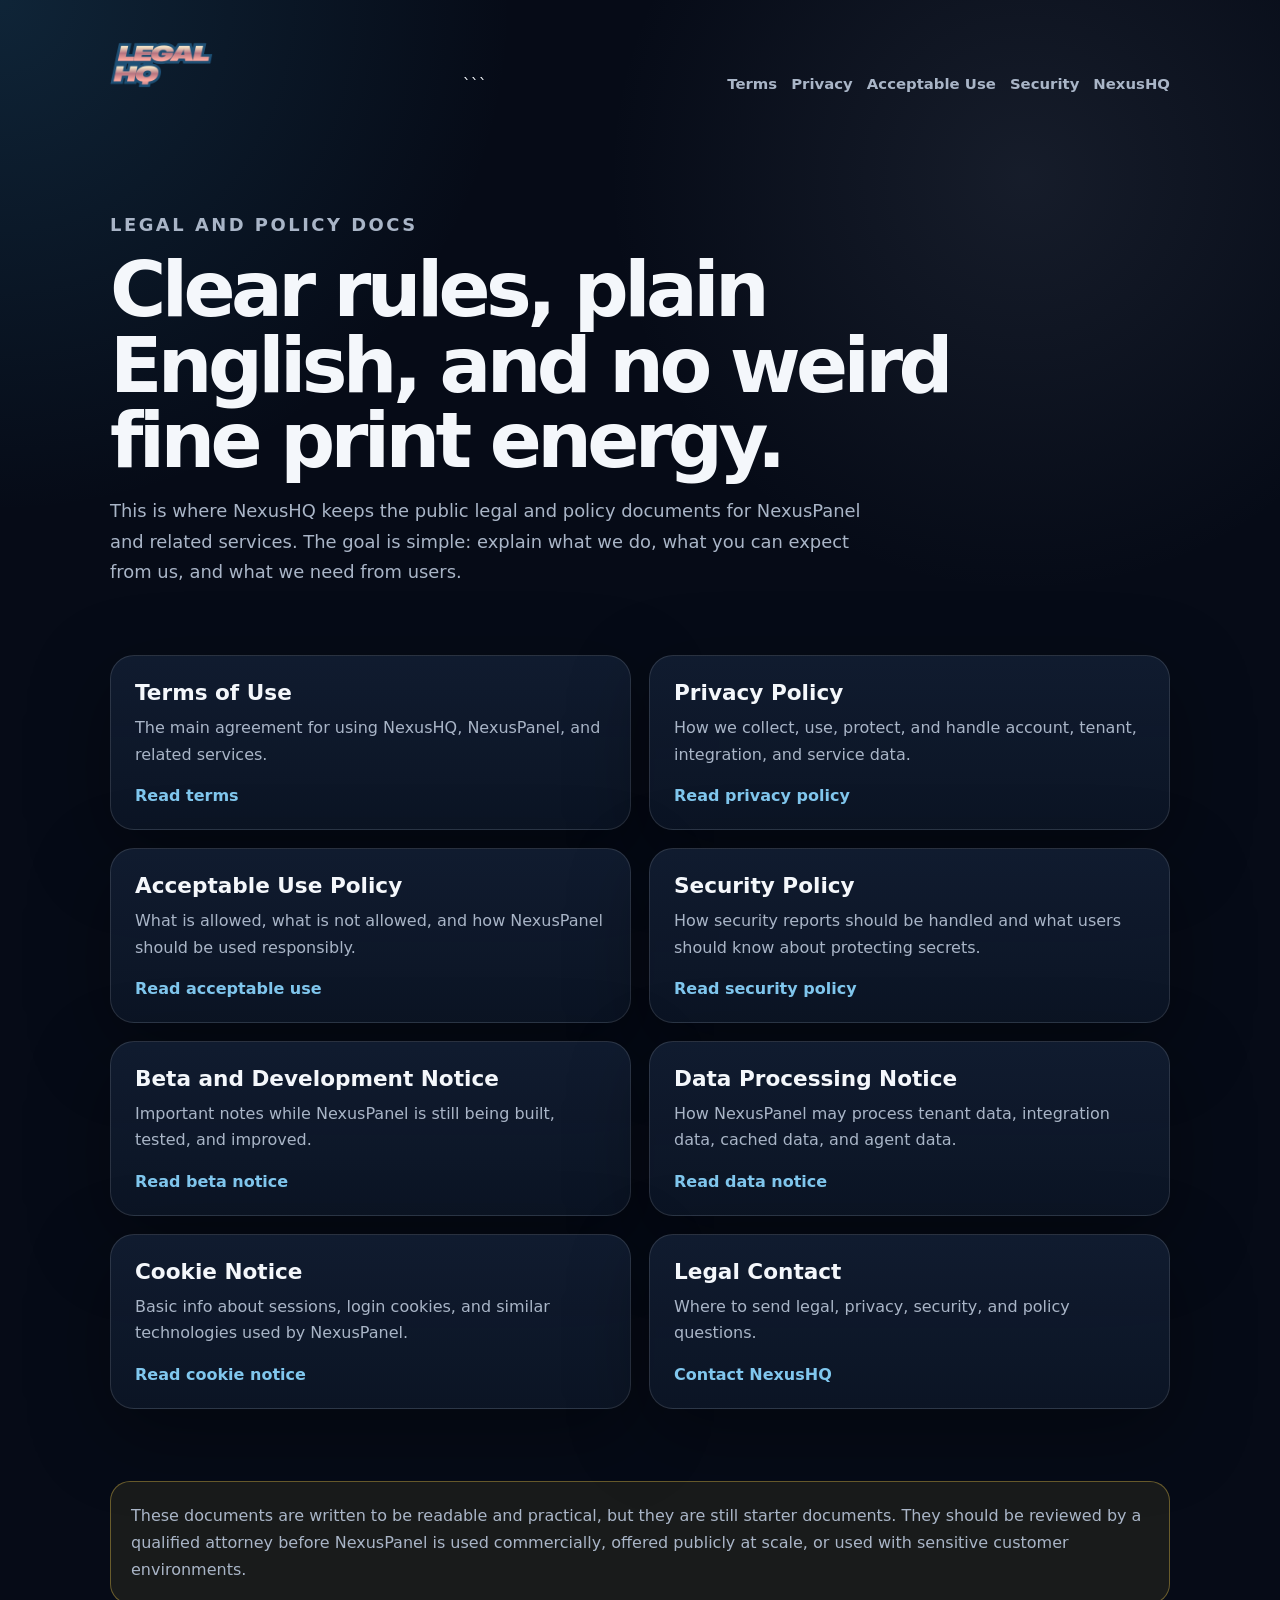
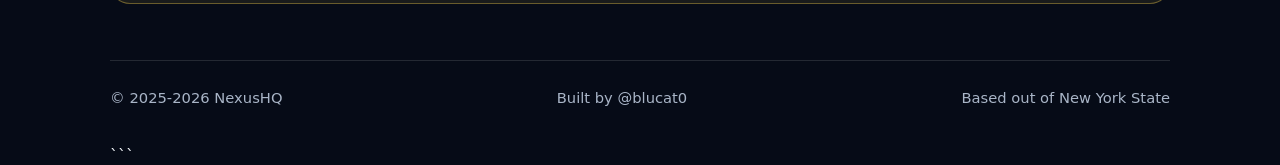
<file: index.html>
<!DOCTYPE html>

<html lang="en">
<head>
  <meta charset="UTF-8">
  <meta name="viewport" content="width=device-width, initial-scale=1.0">
  <title>NexusHQ Legal</title>
  <meta name="description" content="Terms, privacy, security, and policy documents for NexusHQ and NexusPanel.">
  <link rel="stylesheet" href="assets/legal.css">
</head>
<body>
  <div class="wrap">
    <header class="site-header">
      <a class="logo-link" href="index.html" aria-label="NexusHQ Legal home">
        <img src="assets/legalhq.png" alt="NexusHQ Legal logo">
      </a>

```
  <nav class="nav">
    <a href="terms.html">Terms</a>
    <a href="privacy.html">Privacy</a>
    <a href="acceptable-use.html">Acceptable Use</a>
    <a href="security.html">Security</a>
    <a href="https://nexushq.org">NexusHQ</a>
  </nav>
</header>

<main>
  <section class="hero">
    <p class="eyebrow">Legal and policy docs</p>
    <h1>Clear rules, plain English, and no weird fine print energy.</h1>
    <p>
      This is where NexusHQ keeps the public legal and policy documents for NexusPanel and related services.
      The goal is simple: explain what we do, what you can expect from us, and what we need from users.
    </p>
  </section>

  <section class="cards">
    <a class="card" href="terms.html">
      <h2>Terms of Use</h2>
      <p>The main agreement for using NexusHQ, NexusPanel, and related services.</p>
      <span>Read terms</span>
    </a>

    <a class="card" href="privacy.html">
      <h2>Privacy Policy</h2>
      <p>How we collect, use, protect, and handle account, tenant, integration, and service data.</p>
      <span>Read privacy policy</span>
    </a>

    <a class="card" href="acceptable-use.html">
      <h2>Acceptable Use Policy</h2>
      <p>What is allowed, what is not allowed, and how NexusPanel should be used responsibly.</p>
      <span>Read acceptable use</span>
    </a>

    <a class="card" href="security.html">
      <h2>Security Policy</h2>
      <p>How security reports should be handled and what users should know about protecting secrets.</p>
      <span>Read security policy</span>
    </a>

    <a class="card" href="beta-notice.html">
      <h2>Beta and Development Notice</h2>
      <p>Important notes while NexusPanel is still being built, tested, and improved.</p>
      <span>Read beta notice</span>
    </a>

    <a class="card" href="data-processing.html">
      <h2>Data Processing Notice</h2>
      <p>How NexusPanel may process tenant data, integration data, cached data, and agent data.</p>
      <span>Read data notice</span>
    </a>

    <a class="card" href="cookies.html">
      <h2>Cookie Notice</h2>
      <p>Basic info about sessions, login cookies, and similar technologies used by NexusPanel.</p>
      <span>Read cookie notice</span>
    </a>

    <a class="card" href="contact.html">
      <h2>Legal Contact</h2>
      <p>Where to send legal, privacy, security, and policy questions.</p>
      <span>Contact NexusHQ</span>
    </a>
  </section>

  <div class="notice">
    These documents are written to be readable and practical, but they are still starter documents. They should be reviewed by a qualified attorney before NexusPanel is used commercially, offered publicly at scale, or used with sensitive customer environments.
  </div>
</main>

<footer class="site-footer">
  <span>&copy; 2025-2026 NexusHQ</span>
  <span>Built by @blucat0</span>
  <span>Based out of New York State</span>
</footer>
```

  </div>
</body>
</html>
</file>
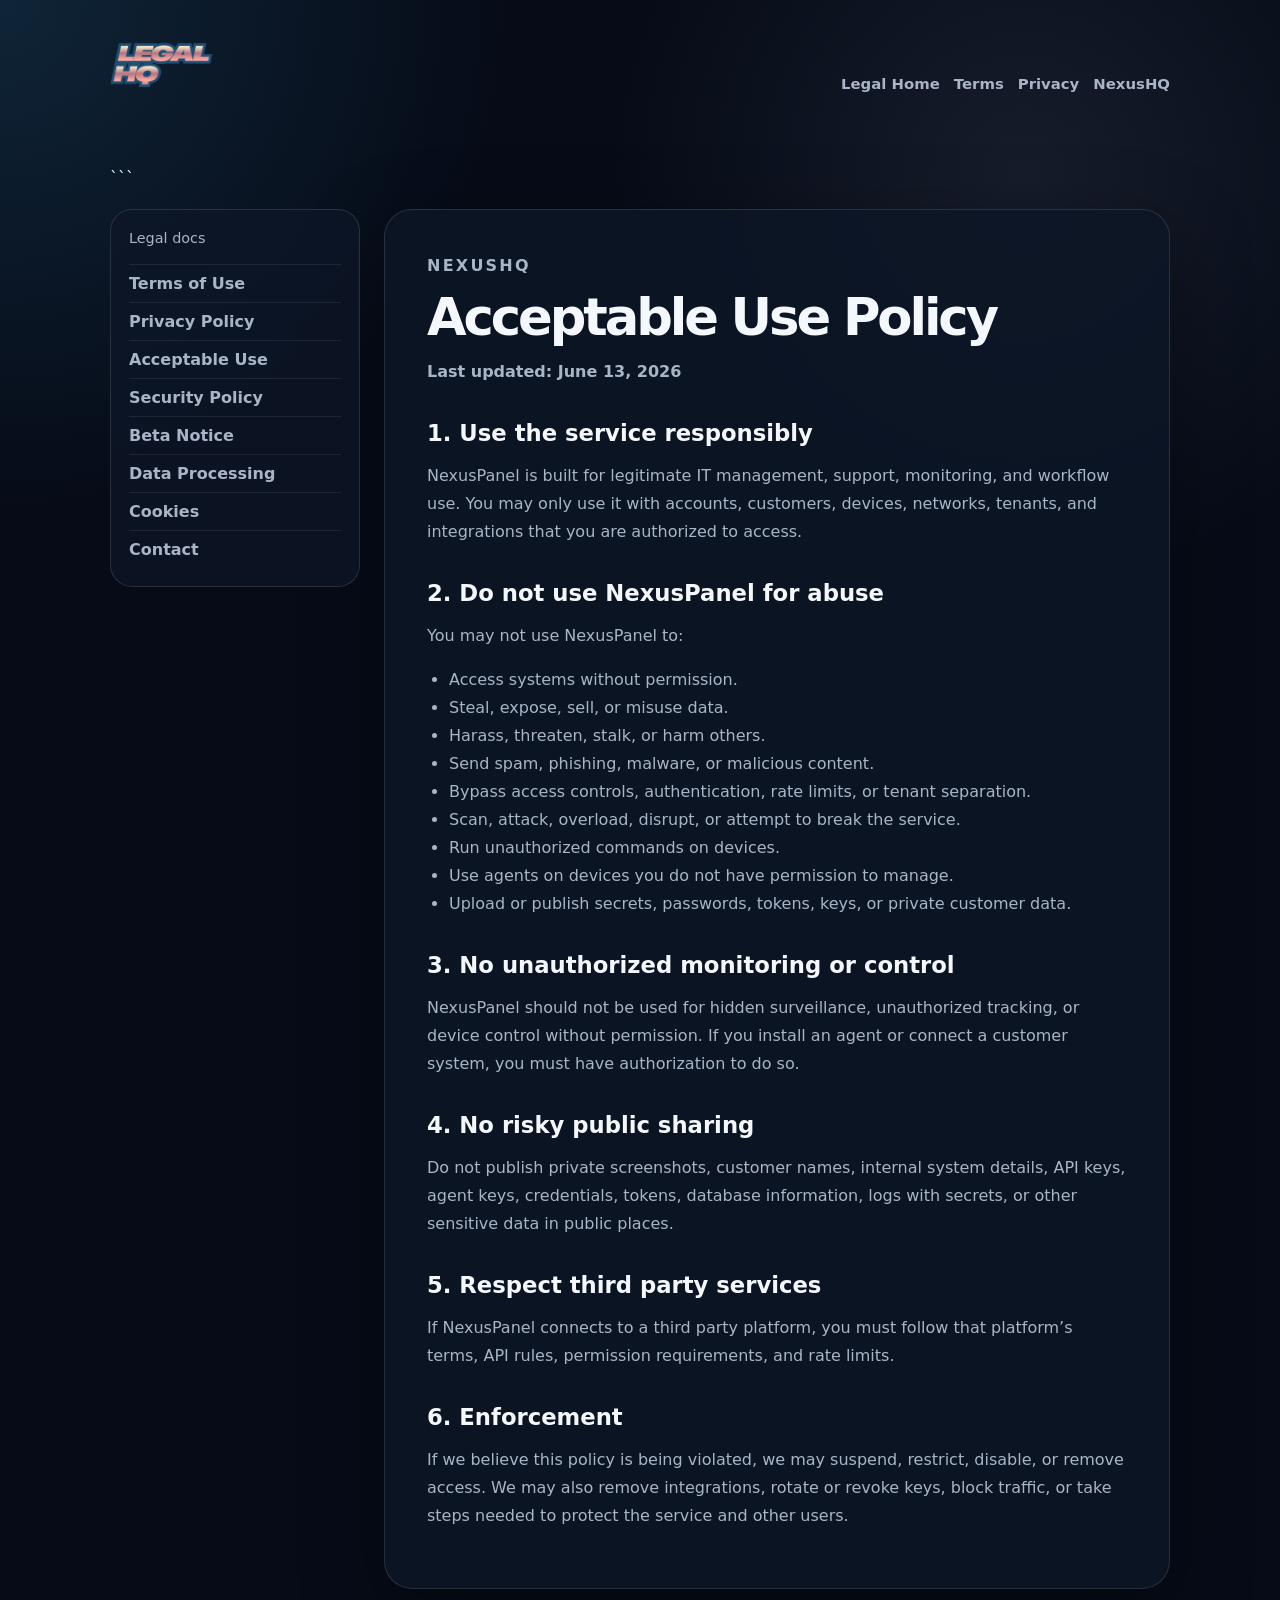
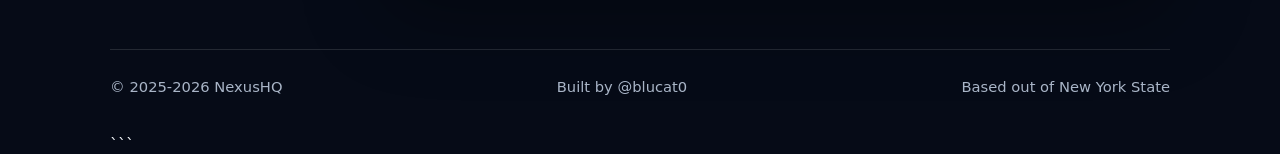
<file: acceptable-use.html>
<!DOCTYPE html>

<html lang="en">
<head>
  <meta charset="UTF-8">
  <meta name="viewport" content="width=device-width, initial-scale=1.0">
  <title>Acceptable Use Policy | NexusHQ Legal</title>
  <link rel="stylesheet" href="assets/legal.css">
</head>
<body>
  <div class="wrap">
    <header class="site-header">
      <a class="logo-link" href="index.html" aria-label="NexusHQ Legal home">
        <img src="assets/legalhq.png" alt="NexusHQ Legal logo">
      </a>
      <nav class="nav">
        <a href="index.html">Legal Home</a>
        <a href="terms.html">Terms</a>
        <a href="privacy.html">Privacy</a>
        <a href="https://nexushq.org">NexusHQ</a>
      </nav>
    </header>

```
<main class="legal-layout">
  <aside class="legal-sidebar">
    <p>Legal docs</p>
    <a href="terms.html">Terms of Use</a>
    <a href="privacy.html">Privacy Policy</a>
    <a href="acceptable-use.html">Acceptable Use</a>
    <a href="security.html">Security Policy</a>
    <a href="beta-notice.html">Beta Notice</a>
    <a href="data-processing.html">Data Processing</a>
    <a href="cookies.html">Cookies</a>
    <a href="contact.html">Contact</a>
  </aside>

  <article class="legal-doc">
    <p class="eyebrow">NexusHQ</p>
    <h1>Acceptable Use Policy</h1>
    <p class="updated">Last updated: June 13, 2026</p>

    <h2>1. Use the service responsibly</h2>
    <p>
      NexusPanel is built for legitimate IT management, support, monitoring, and workflow use. You may only use it with accounts, customers, devices, networks, tenants, and integrations that you are authorized to access.
    </p>

    <h2>2. Do not use NexusPanel for abuse</h2>
    <p>You may not use NexusPanel to:</p>
    <ul>
      <li>Access systems without permission.</li>
      <li>Steal, expose, sell, or misuse data.</li>
      <li>Harass, threaten, stalk, or harm others.</li>
      <li>Send spam, phishing, malware, or malicious content.</li>
      <li>Bypass access controls, authentication, rate limits, or tenant separation.</li>
      <li>Scan, attack, overload, disrupt, or attempt to break the service.</li>
      <li>Run unauthorized commands on devices.</li>
      <li>Use agents on devices you do not have permission to manage.</li>
      <li>Upload or publish secrets, passwords, tokens, keys, or private customer data.</li>
    </ul>

    <h2>3. No unauthorized monitoring or control</h2>
    <p>
      NexusPanel should not be used for hidden surveillance, unauthorized tracking, or device control without permission. If you install an agent or connect a customer system, you must have authorization to do so.
    </p>

    <h2>4. No risky public sharing</h2>
    <p>
      Do not publish private screenshots, customer names, internal system details, API keys, agent keys, credentials, tokens, database information, logs with secrets, or other sensitive data in public places.
    </p>

    <h2>5. Respect third party services</h2>
    <p>
      If NexusPanel connects to a third party platform, you must follow that platform’s terms, API rules, permission requirements, and rate limits.
    </p>

    <h2>6. Enforcement</h2>
    <p>
      If we believe this policy is being violated, we may suspend, restrict, disable, or remove access. We may also remove integrations, rotate or revoke keys, block traffic, or take steps needed to protect the service and other users.
    </p>
  </article>
</main>

<footer class="site-footer">
  <span>&copy; 2025-2026 NexusHQ</span>
  <span>Built by @blucat0</span>
  <span>Based out of New York State</span>
</footer>
```

  </div>
</body>
</html>
</file>
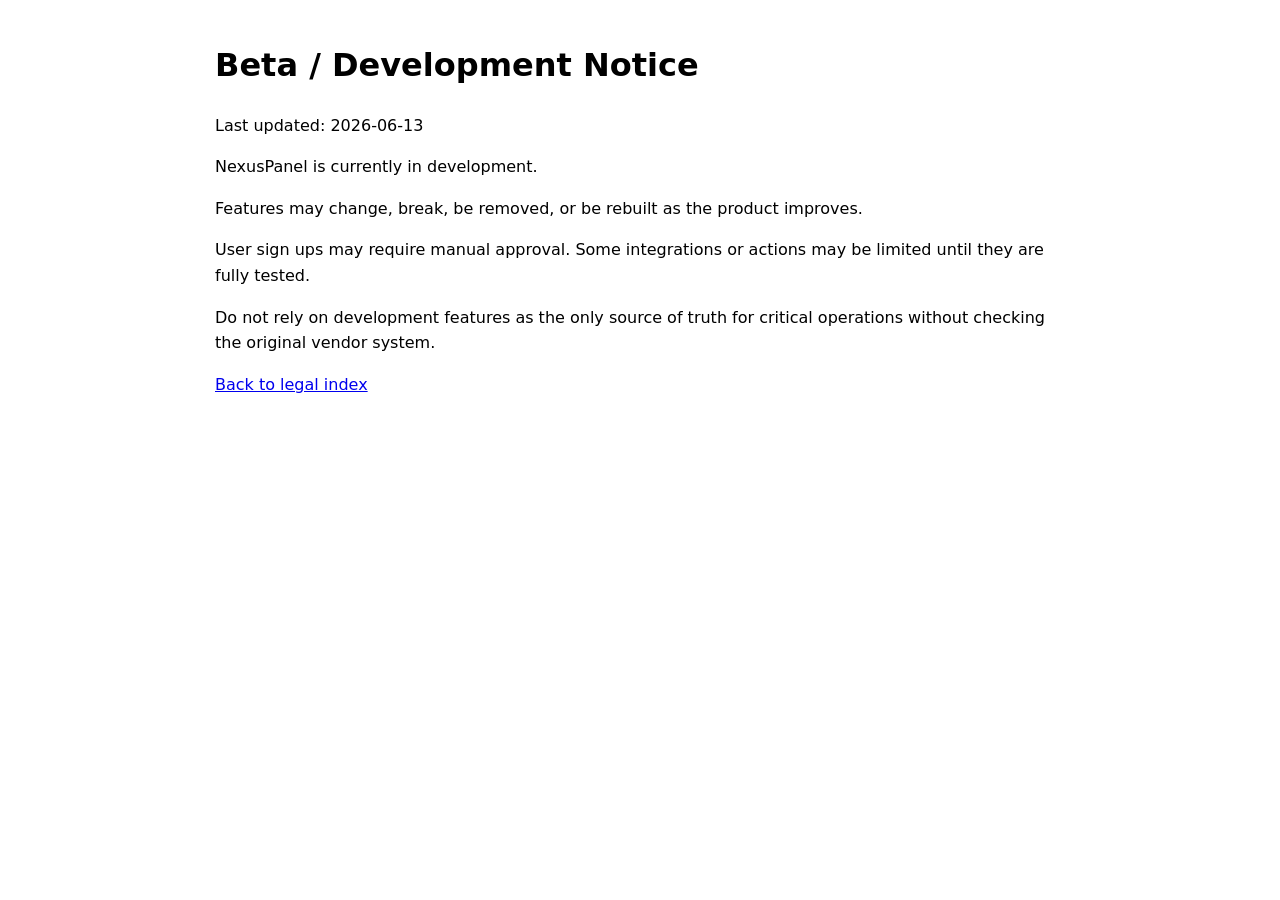
<file: beta-notice.html>
<!DOCTYPE html>
<html lang="en">
<head><meta charset="UTF-8"><meta name="viewport" content="width=device-width, initial-scale=1.0"><title>Beta Notice | NexusHQ</title></head>
<body style="max-width:850px;margin:40px auto;padding:0 18px;font-family:system-ui;line-height:1.6;">
<h1>Beta / Development Notice</h1>
<p>Last updated: 2026-06-13</p>
<p>NexusPanel is currently in development.</p>
<p>Features may change, break, be removed, or be rebuilt as the product improves.</p>
<p>User sign ups may require manual approval. Some integrations or actions may be limited until they are fully tested.</p>
<p>Do not rely on development features as the only source of truth for critical operations without checking the original vendor system.</p>
<p><a href="index.html">Back to legal index</a></p>
</body>
</html>
</file>
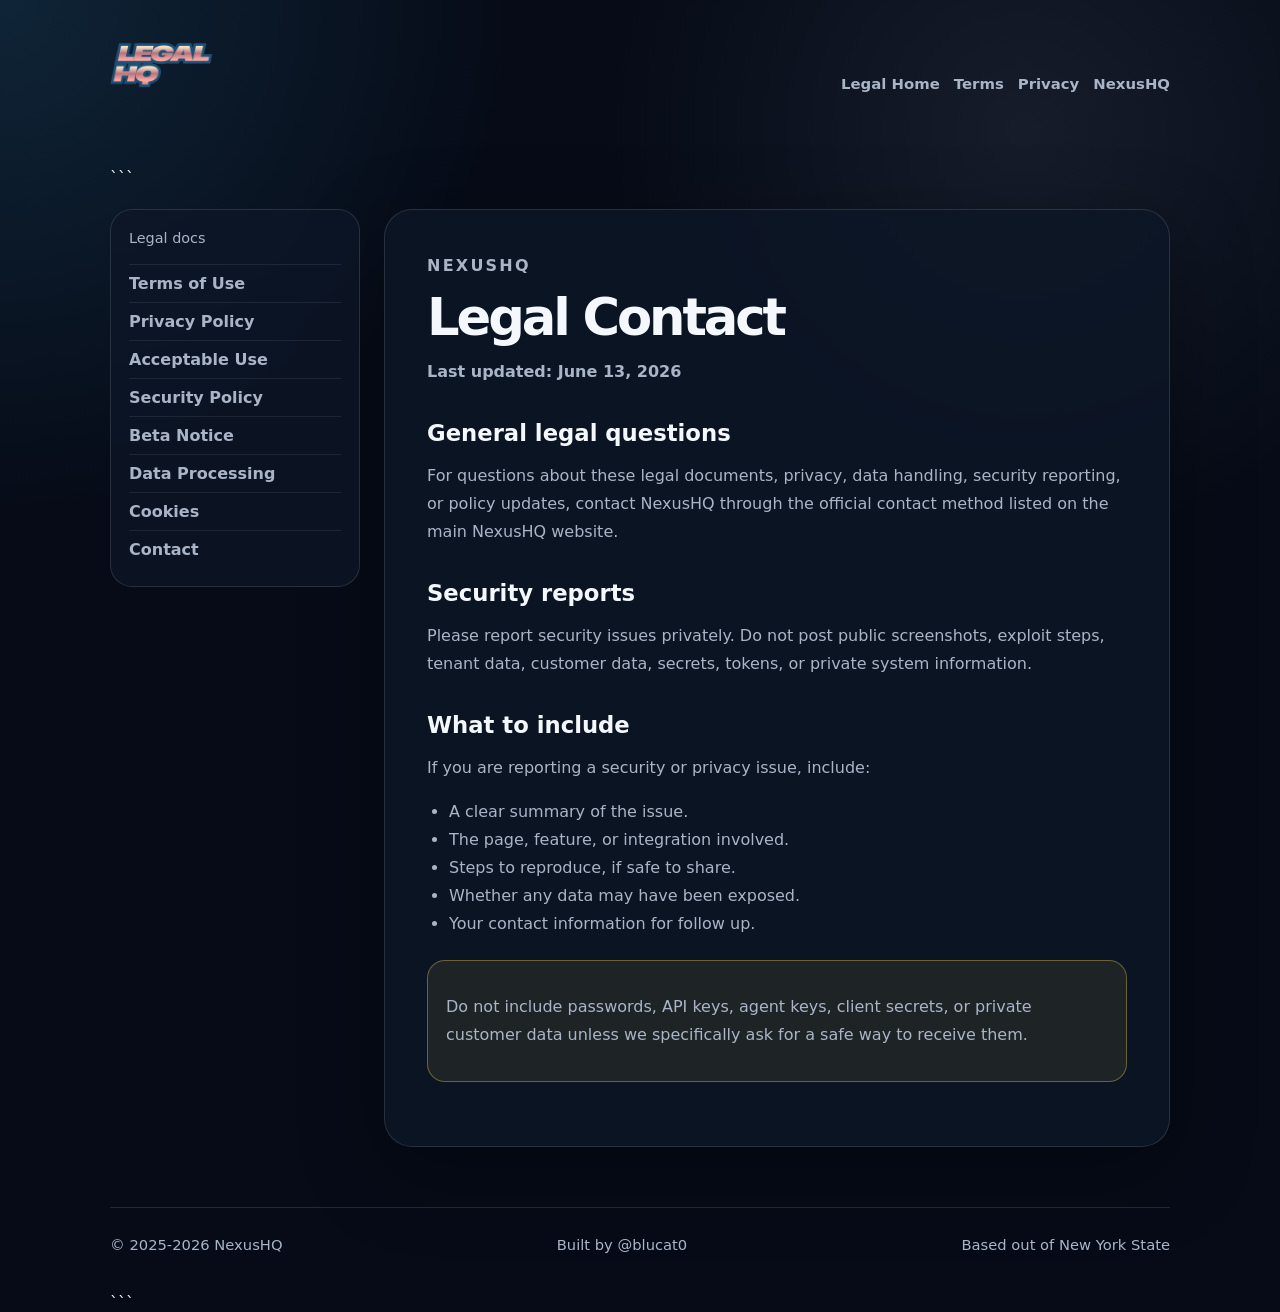
<file: contact.html>
<!DOCTYPE html>

<html lang="en">
<head>
  <meta charset="UTF-8">
  <meta name="viewport" content="width=device-width, initial-scale=1.0">
  <title>Legal Contact | NexusHQ Legal</title>
  <link rel="stylesheet" href="assets/legal.css">
</head>
<body>
  <div class="wrap">
    <header class="site-header">
      <a class="logo-link" href="index.html" aria-label="NexusHQ Legal home">
        <img src="assets/legalhq.png" alt="NexusHQ Legal logo">
      </a>
      <nav class="nav">
        <a href="index.html">Legal Home</a>
        <a href="terms.html">Terms</a>
        <a href="privacy.html">Privacy</a>
        <a href="https://nexushq.org">NexusHQ</a>
      </nav>
    </header>

```
<main class="legal-layout">
  <aside class="legal-sidebar">
    <p>Legal docs</p>
    <a href="terms.html">Terms of Use</a>
    <a href="privacy.html">Privacy Policy</a>
    <a href="acceptable-use.html">Acceptable Use</a>
    <a href="security.html">Security Policy</a>
    <a href="beta-notice.html">Beta Notice</a>
    <a href="data-processing.html">Data Processing</a>
    <a href="cookies.html">Cookies</a>
    <a href="contact.html">Contact</a>
  </aside>

  <article class="legal-doc">
    <p class="eyebrow">NexusHQ</p>
    <h1>Legal Contact</h1>
    <p class="updated">Last updated: June 13, 2026</p>

    <h2>General legal questions</h2>
    <p>
      For questions about these legal documents, privacy, data handling, security reporting, or policy updates, contact NexusHQ through the official contact method listed on the main NexusHQ website.
    </p>

    <h2>Security reports</h2>
    <p>
      Please report security issues privately. Do not post public screenshots, exploit steps, tenant data, customer data, secrets, tokens, or private system information.
    </p>

    <h2>What to include</h2>
    <p>If you are reporting a security or privacy issue, include:</p>
    <ul>
      <li>A clear summary of the issue.</li>
      <li>The page, feature, or integration involved.</li>
      <li>Steps to reproduce, if safe to share.</li>
      <li>Whether any data may have been exposed.</li>
      <li>Your contact information for follow up.</li>
    </ul>

    <div class="callout warning">
      <p>
        Do not include passwords, API keys, agent keys, client secrets, or private customer data unless we specifically ask for a safe way to receive them.
      </p>
    </div>
  </article>
</main>

<footer class="site-footer">
  <span>&copy; 2025-2026 NexusHQ</span>
  <span>Built by @blucat0</span>
  <span>Based out of New York State</span>
</footer>
```

  </div>
</body>
</html>
</file>
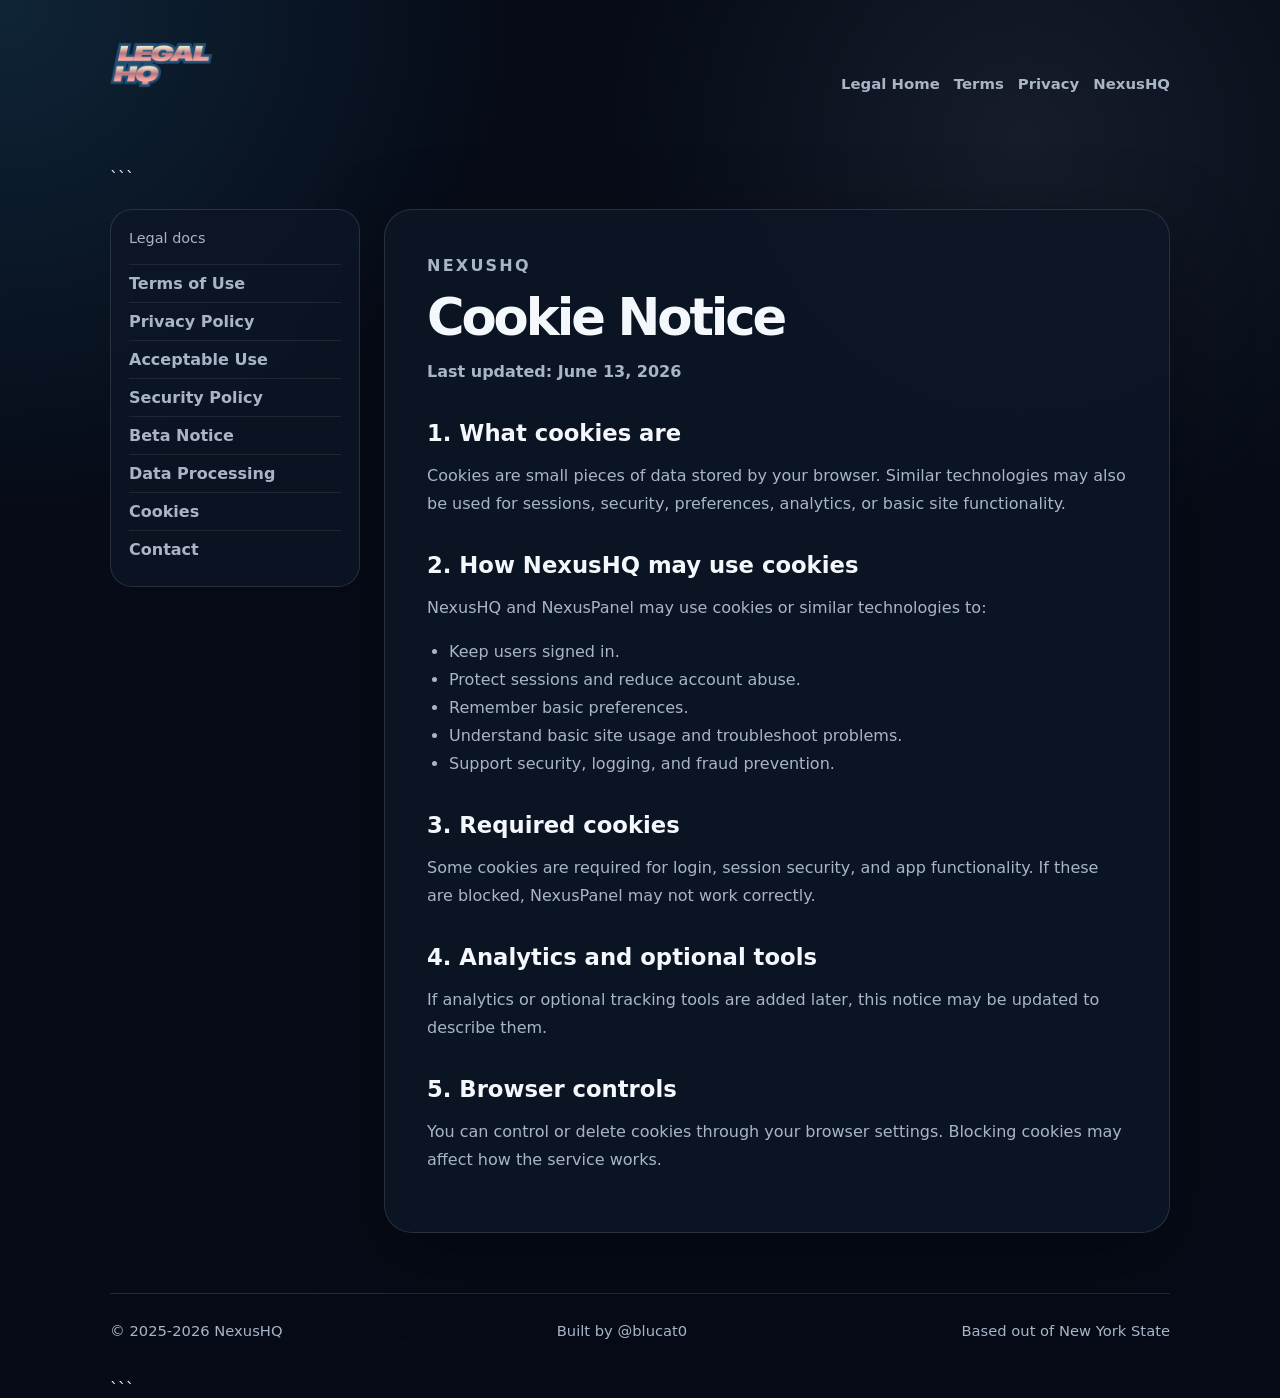
<file: cookies.html>
<!DOCTYPE html>

<html lang="en">
<head>
  <meta charset="UTF-8">
  <meta name="viewport" content="width=device-width, initial-scale=1.0">
  <title>Cookie Notice | NexusHQ Legal</title>
  <link rel="stylesheet" href="assets/legal.css">
</head>
<body>
  <div class="wrap">
    <header class="site-header">
      <a class="logo-link" href="index.html" aria-label="NexusHQ Legal home">
        <img src="assets/legalhq.png" alt="NexusHQ Legal logo">
      </a>
      <nav class="nav">
        <a href="index.html">Legal Home</a>
        <a href="terms.html">Terms</a>
        <a href="privacy.html">Privacy</a>
        <a href="https://nexushq.org">NexusHQ</a>
      </nav>
    </header>

```
<main class="legal-layout">
  <aside class="legal-sidebar">
    <p>Legal docs</p>
    <a href="terms.html">Terms of Use</a>
    <a href="privacy.html">Privacy Policy</a>
    <a href="acceptable-use.html">Acceptable Use</a>
    <a href="security.html">Security Policy</a>
    <a href="beta-notice.html">Beta Notice</a>
    <a href="data-processing.html">Data Processing</a>
    <a href="cookies.html">Cookies</a>
    <a href="contact.html">Contact</a>
  </aside>

  <article class="legal-doc">
    <p class="eyebrow">NexusHQ</p>
    <h1>Cookie Notice</h1>
    <p class="updated">Last updated: June 13, 2026</p>

    <h2>1. What cookies are</h2>
    <p>
      Cookies are small pieces of data stored by your browser. Similar technologies may also be used for sessions, security, preferences, analytics, or basic site functionality.
    </p>

    <h2>2. How NexusHQ may use cookies</h2>
    <p>NexusHQ and NexusPanel may use cookies or similar technologies to:</p>
    <ul>
      <li>Keep users signed in.</li>
      <li>Protect sessions and reduce account abuse.</li>
      <li>Remember basic preferences.</li>
      <li>Understand basic site usage and troubleshoot problems.</li>
      <li>Support security, logging, and fraud prevention.</li>
    </ul>

    <h2>3. Required cookies</h2>
    <p>
      Some cookies are required for login, session security, and app functionality. If these are blocked, NexusPanel may not work correctly.
    </p>

    <h2>4. Analytics and optional tools</h2>
    <p>
      If analytics or optional tracking tools are added later, this notice may be updated to describe them.
    </p>

    <h2>5. Browser controls</h2>
    <p>
      You can control or delete cookies through your browser settings. Blocking cookies may affect how the service works.
    </p>
  </article>
</main>

<footer class="site-footer">
  <span>&copy; 2025-2026 NexusHQ</span>
  <span>Built by @blucat0</span>
  <span>Based out of New York State</span>
</footer>
```

  </div>
</body>
</html>
</file>
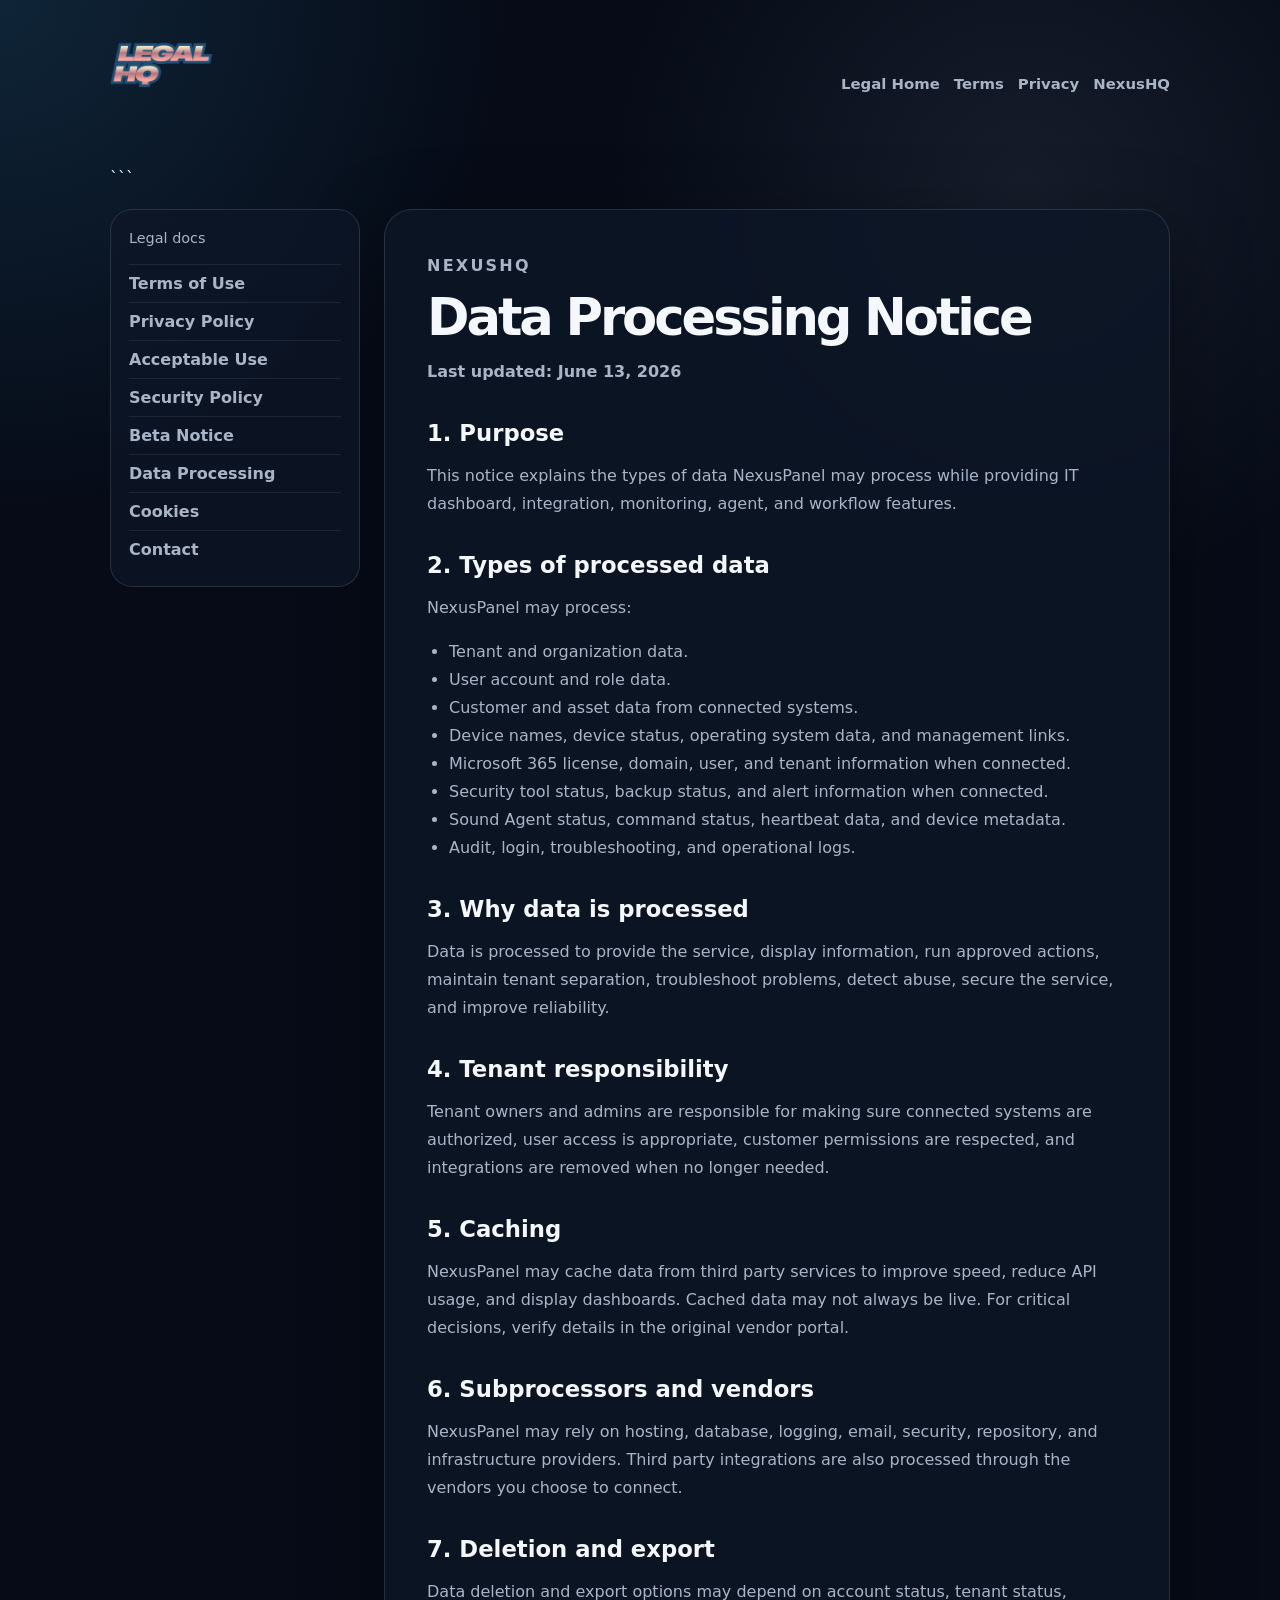
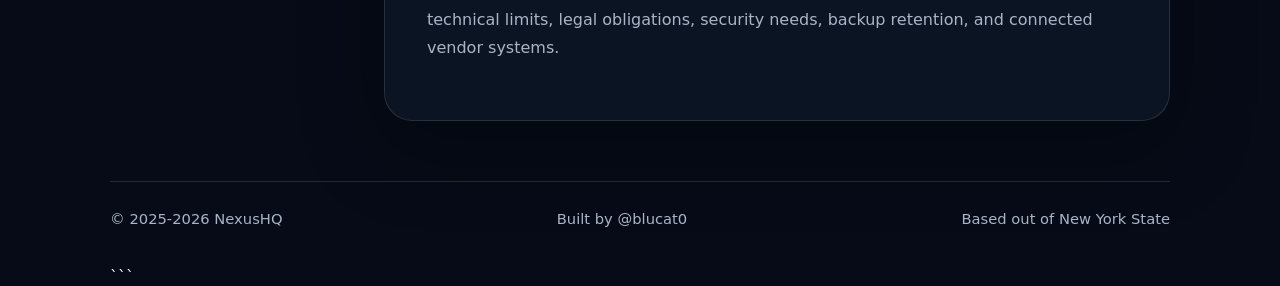
<file: data-processing.html>
<!DOCTYPE html>

<html lang="en">
<head>
  <meta charset="UTF-8">
  <meta name="viewport" content="width=device-width, initial-scale=1.0">
  <title>Data Processing Notice | NexusHQ Legal</title>
  <link rel="stylesheet" href="assets/legal.css">
</head>
<body>
  <div class="wrap">
    <header class="site-header">
      <a class="logo-link" href="index.html" aria-label="NexusHQ Legal home">
        <img src="assets/legalhq.png" alt="NexusHQ Legal logo">
      </a>
      <nav class="nav">
        <a href="index.html">Legal Home</a>
        <a href="terms.html">Terms</a>
        <a href="privacy.html">Privacy</a>
        <a href="https://nexushq.org">NexusHQ</a>
      </nav>
    </header>

```
<main class="legal-layout">
  <aside class="legal-sidebar">
    <p>Legal docs</p>
    <a href="terms.html">Terms of Use</a>
    <a href="privacy.html">Privacy Policy</a>
    <a href="acceptable-use.html">Acceptable Use</a>
    <a href="security.html">Security Policy</a>
    <a href="beta-notice.html">Beta Notice</a>
    <a href="data-processing.html">Data Processing</a>
    <a href="cookies.html">Cookies</a>
    <a href="contact.html">Contact</a>
  </aside>

  <article class="legal-doc">
    <p class="eyebrow">NexusHQ</p>
    <h1>Data Processing Notice</h1>
    <p class="updated">Last updated: June 13, 2026</p>

    <h2>1. Purpose</h2>
    <p>
      This notice explains the types of data NexusPanel may process while providing IT dashboard, integration, monitoring, agent, and workflow features.
    </p>

    <h2>2. Types of processed data</h2>
    <p>NexusPanel may process:</p>
    <ul>
      <li>Tenant and organization data.</li>
      <li>User account and role data.</li>
      <li>Customer and asset data from connected systems.</li>
      <li>Device names, device status, operating system data, and management links.</li>
      <li>Microsoft 365 license, domain, user, and tenant information when connected.</li>
      <li>Security tool status, backup status, and alert information when connected.</li>
      <li>Sound Agent status, command status, heartbeat data, and device metadata.</li>
      <li>Audit, login, troubleshooting, and operational logs.</li>
    </ul>

    <h2>3. Why data is processed</h2>
    <p>
      Data is processed to provide the service, display information, run approved actions, maintain tenant separation, troubleshoot problems, detect abuse, secure the service, and improve reliability.
    </p>

    <h2>4. Tenant responsibility</h2>
    <p>
      Tenant owners and admins are responsible for making sure connected systems are authorized, user access is appropriate, customer permissions are respected, and integrations are removed when no longer needed.
    </p>

    <h2>5. Caching</h2>
    <p>
      NexusPanel may cache data from third party services to improve speed, reduce API usage, and display dashboards. Cached data may not always be live. For critical decisions, verify details in the original vendor portal.
    </p>

    <h2>6. Subprocessors and vendors</h2>
    <p>
      NexusPanel may rely on hosting, database, logging, email, security, repository, and infrastructure providers. Third party integrations are also processed through the vendors you choose to connect.
    </p>

    <h2>7. Deletion and export</h2>
    <p>
      Data deletion and export options may depend on account status, tenant status, technical limits, legal obligations, security needs, backup retention, and connected vendor systems.
    </p>
  </article>
</main>

<footer class="site-footer">
  <span>&copy; 2025-2026 NexusHQ</span>
  <span>Built by @blucat0</span>
  <span>Based out of New York State</span>
</footer>
```

  </div>
</body>
</html>
</file>
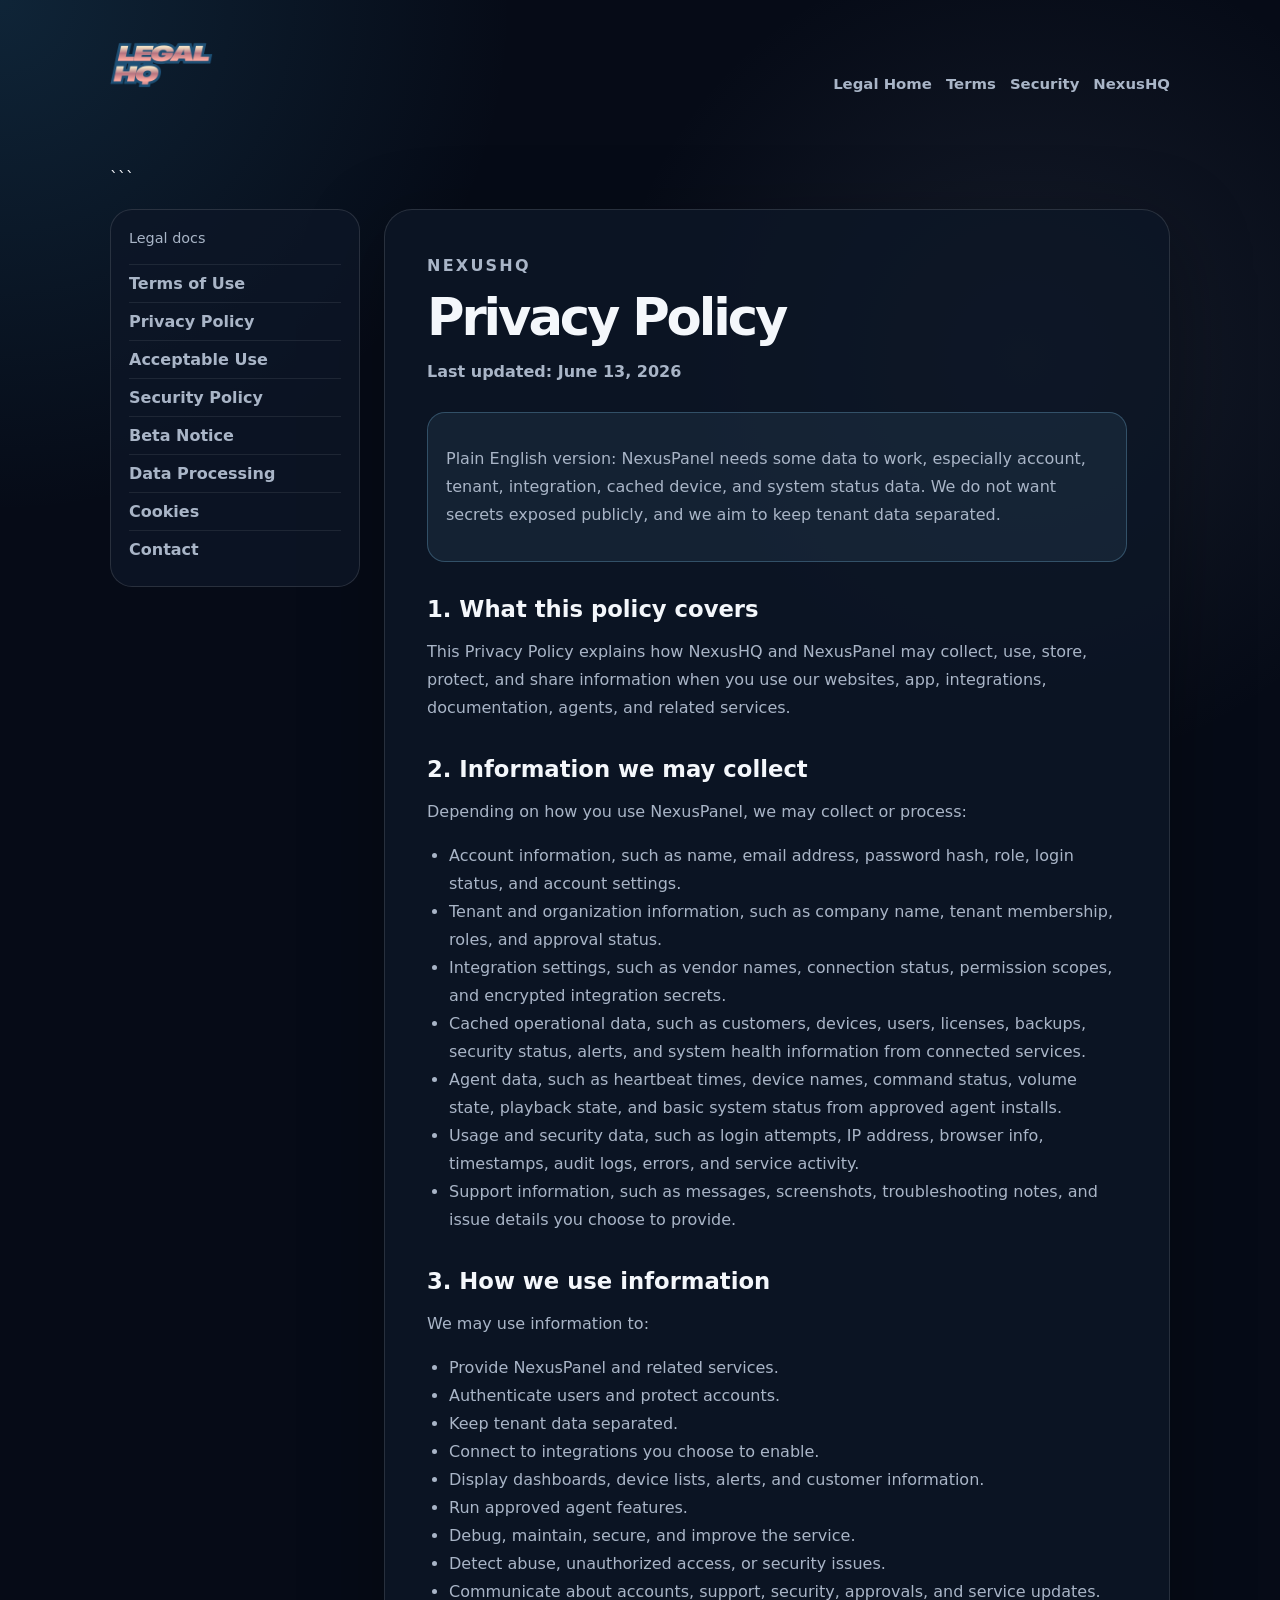
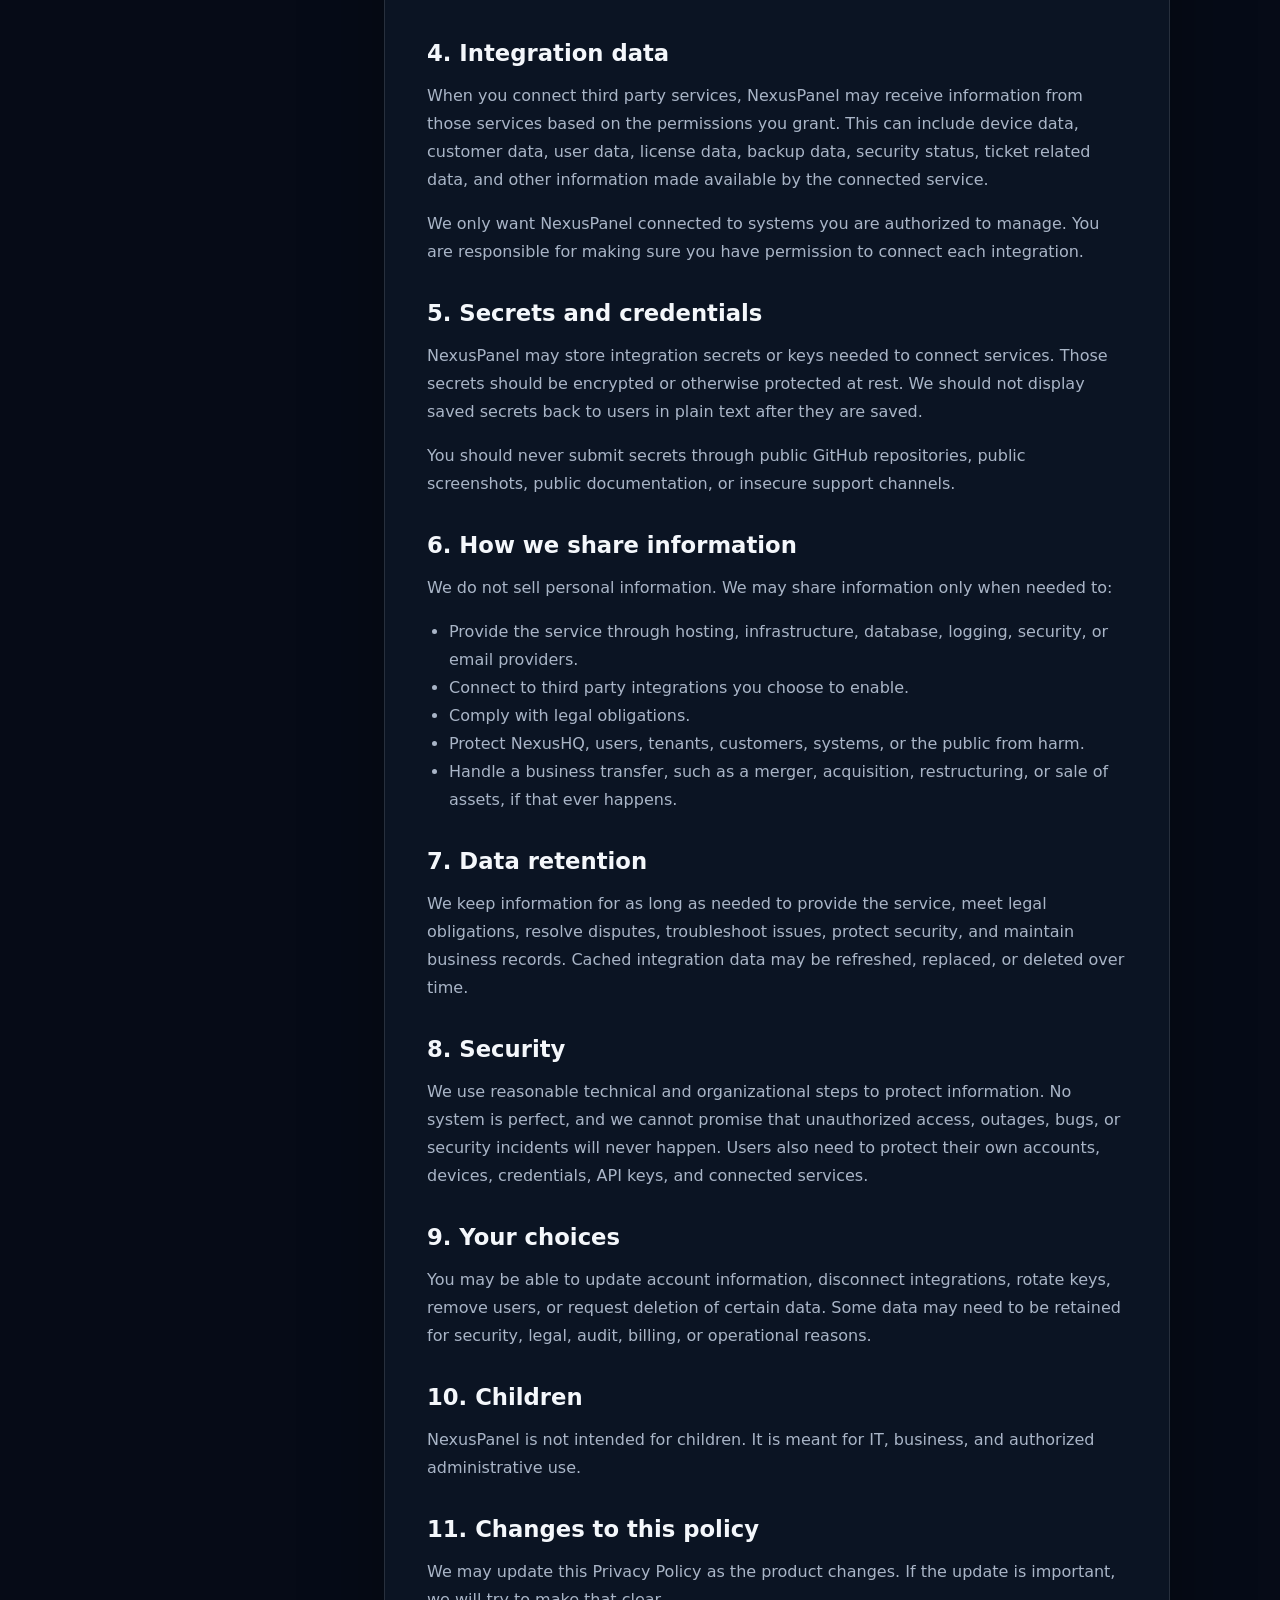
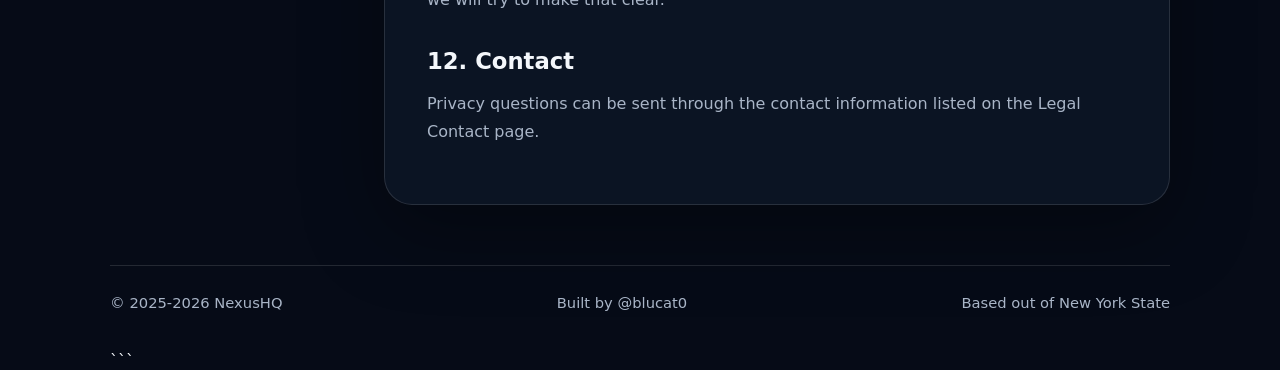
<file: privacy.html>
<!DOCTYPE html>

<html lang="en">
<head>
  <meta charset="UTF-8">
  <meta name="viewport" content="width=device-width, initial-scale=1.0">
  <title>Privacy Policy | NexusHQ Legal</title>
  <link rel="stylesheet" href="assets/legal.css">
</head>
<body>
  <div class="wrap">
    <header class="site-header">
      <a class="logo-link" href="index.html" aria-label="NexusHQ Legal home">
        <img src="assets/legalhq.png" alt="NexusHQ Legal logo">
      </a>
      <nav class="nav">
        <a href="index.html">Legal Home</a>
        <a href="terms.html">Terms</a>
        <a href="security.html">Security</a>
        <a href="https://nexushq.org">NexusHQ</a>
      </nav>
    </header>

```
<main class="legal-layout">
  <aside class="legal-sidebar">
    <p>Legal docs</p>
    <a href="terms.html">Terms of Use</a>
    <a href="privacy.html">Privacy Policy</a>
    <a href="acceptable-use.html">Acceptable Use</a>
    <a href="security.html">Security Policy</a>
    <a href="beta-notice.html">Beta Notice</a>
    <a href="data-processing.html">Data Processing</a>
    <a href="cookies.html">Cookies</a>
    <a href="contact.html">Contact</a>
  </aside>

  <article class="legal-doc">
    <p class="eyebrow">NexusHQ</p>
    <h1>Privacy Policy</h1>
    <p class="updated">Last updated: June 13, 2026</p>

    <div class="callout">
      <p>
        Plain English version: NexusPanel needs some data to work, especially account, tenant, integration, cached device, and system status data. We do not want secrets exposed publicly, and we aim to keep tenant data separated.
      </p>
    </div>

    <h2>1. What this policy covers</h2>
    <p>
      This Privacy Policy explains how NexusHQ and NexusPanel may collect, use, store, protect, and share information when you use our websites, app, integrations, documentation, agents, and related services.
    </p>

    <h2>2. Information we may collect</h2>
    <p>Depending on how you use NexusPanel, we may collect or process:</p>
    <ul>
      <li>Account information, such as name, email address, password hash, role, login status, and account settings.</li>
      <li>Tenant and organization information, such as company name, tenant membership, roles, and approval status.</li>
      <li>Integration settings, such as vendor names, connection status, permission scopes, and encrypted integration secrets.</li>
      <li>Cached operational data, such as customers, devices, users, licenses, backups, security status, alerts, and system health information from connected services.</li>
      <li>Agent data, such as heartbeat times, device names, command status, volume state, playback state, and basic system status from approved agent installs.</li>
      <li>Usage and security data, such as login attempts, IP address, browser info, timestamps, audit logs, errors, and service activity.</li>
      <li>Support information, such as messages, screenshots, troubleshooting notes, and issue details you choose to provide.</li>
    </ul>

    <h2>3. How we use information</h2>
    <p>We may use information to:</p>
    <ul>
      <li>Provide NexusPanel and related services.</li>
      <li>Authenticate users and protect accounts.</li>
      <li>Keep tenant data separated.</li>
      <li>Connect to integrations you choose to enable.</li>
      <li>Display dashboards, device lists, alerts, and customer information.</li>
      <li>Run approved agent features.</li>
      <li>Debug, maintain, secure, and improve the service.</li>
      <li>Detect abuse, unauthorized access, or security issues.</li>
      <li>Communicate about accounts, support, security, approvals, and service updates.</li>
    </ul>

    <h2>4. Integration data</h2>
    <p>
      When you connect third party services, NexusPanel may receive information from those services based on the permissions you grant. This can include device data, customer data, user data, license data, backup data, security status, ticket related data, and other information made available by the connected service.
    </p>
    <p>
      We only want NexusPanel connected to systems you are authorized to manage. You are responsible for making sure you have permission to connect each integration.
    </p>

    <h2>5. Secrets and credentials</h2>
    <p>
      NexusPanel may store integration secrets or keys needed to connect services. Those secrets should be encrypted or otherwise protected at rest. We should not display saved secrets back to users in plain text after they are saved.
    </p>
    <p>
      You should never submit secrets through public GitHub repositories, public screenshots, public documentation, or insecure support channels.
    </p>

    <h2>6. How we share information</h2>
    <p>We do not sell personal information. We may share information only when needed to:</p>
    <ul>
      <li>Provide the service through hosting, infrastructure, database, logging, security, or email providers.</li>
      <li>Connect to third party integrations you choose to enable.</li>
      <li>Comply with legal obligations.</li>
      <li>Protect NexusHQ, users, tenants, customers, systems, or the public from harm.</li>
      <li>Handle a business transfer, such as a merger, acquisition, restructuring, or sale of assets, if that ever happens.</li>
    </ul>

    <h2>7. Data retention</h2>
    <p>
      We keep information for as long as needed to provide the service, meet legal obligations, resolve disputes, troubleshoot issues, protect security, and maintain business records. Cached integration data may be refreshed, replaced, or deleted over time.
    </p>

    <h2>8. Security</h2>
    <p>
      We use reasonable technical and organizational steps to protect information. No system is perfect, and we cannot promise that unauthorized access, outages, bugs, or security incidents will never happen. Users also need to protect their own accounts, devices, credentials, API keys, and connected services.
    </p>

    <h2>9. Your choices</h2>
    <p>
      You may be able to update account information, disconnect integrations, rotate keys, remove users, or request deletion of certain data. Some data may need to be retained for security, legal, audit, billing, or operational reasons.
    </p>

    <h2>10. Children</h2>
    <p>
      NexusPanel is not intended for children. It is meant for IT, business, and authorized administrative use.
    </p>

    <h2>11. Changes to this policy</h2>
    <p>
      We may update this Privacy Policy as the product changes. If the update is important, we will try to make that clear.
    </p>

    <h2>12. Contact</h2>
    <p>
      Privacy questions can be sent through the contact information listed on the Legal Contact page.
    </p>
  </article>
</main>

<footer class="site-footer">
  <span>&copy; 2025-2026 NexusHQ</span>
  <span>Built by @blucat0</span>
  <span>Based out of New York State</span>
</footer>
```

  </div>
</body>
</html>
</file>
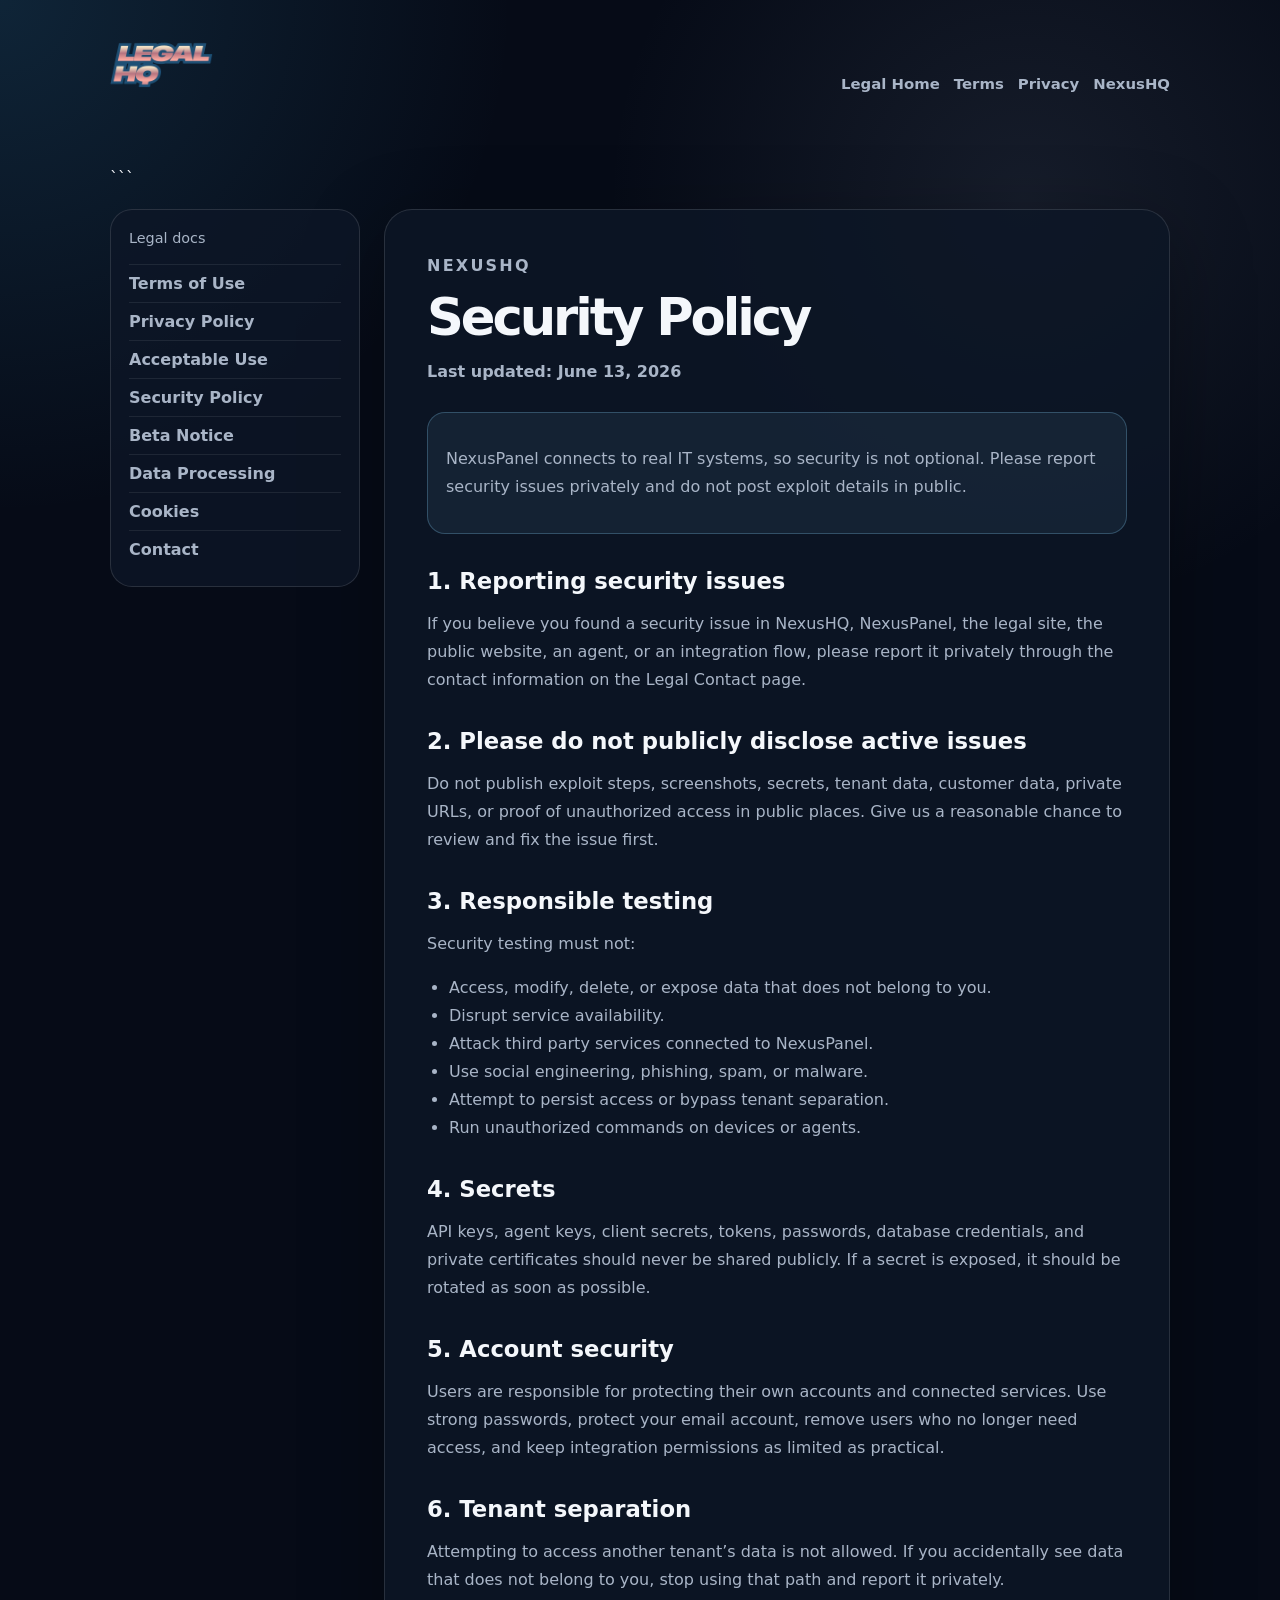
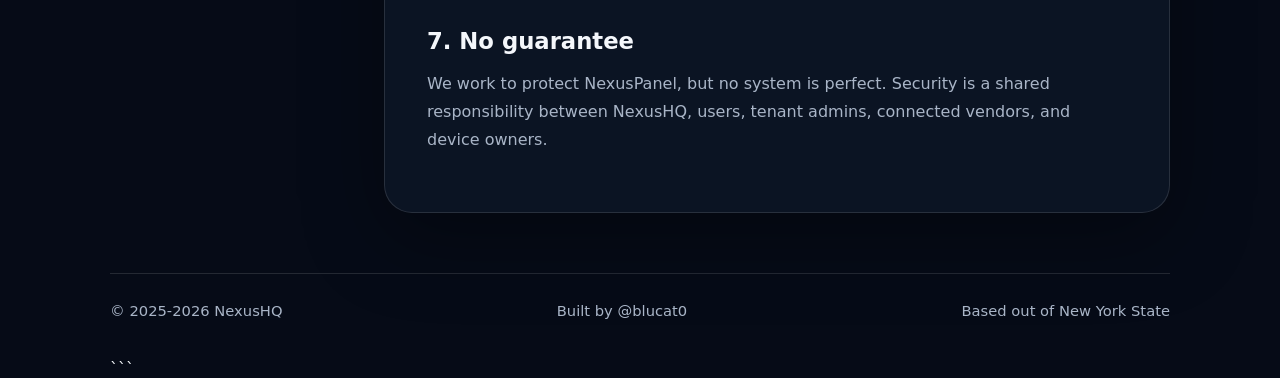
<file: security.html>
<!DOCTYPE html>

<html lang="en">
<head>
  <meta charset="UTF-8">
  <meta name="viewport" content="width=device-width, initial-scale=1.0">
  <title>Security Policy | NexusHQ Legal</title>
  <link rel="stylesheet" href="assets/legal.css">
</head>
<body>
  <div class="wrap">
    <header class="site-header">
      <a class="logo-link" href="index.html" aria-label="NexusHQ Legal home">
        <img src="assets/legalhq.png" alt="NexusHQ Legal logo">
      </a>
      <nav class="nav">
        <a href="index.html">Legal Home</a>
        <a href="terms.html">Terms</a>
        <a href="privacy.html">Privacy</a>
        <a href="https://nexushq.org">NexusHQ</a>
      </nav>
    </header>

```
<main class="legal-layout">
  <aside class="legal-sidebar">
    <p>Legal docs</p>
    <a href="terms.html">Terms of Use</a>
    <a href="privacy.html">Privacy Policy</a>
    <a href="acceptable-use.html">Acceptable Use</a>
    <a href="security.html">Security Policy</a>
    <a href="beta-notice.html">Beta Notice</a>
    <a href="data-processing.html">Data Processing</a>
    <a href="cookies.html">Cookies</a>
    <a href="contact.html">Contact</a>
  </aside>

  <article class="legal-doc">
    <p class="eyebrow">NexusHQ</p>
    <h1>Security Policy</h1>
    <p class="updated">Last updated: June 13, 2026</p>

    <div class="callout">
      <p>
        NexusPanel connects to real IT systems, so security is not optional. Please report security issues privately and do not post exploit details in public.
      </p>
    </div>

    <h2>1. Reporting security issues</h2>
    <p>
      If you believe you found a security issue in NexusHQ, NexusPanel, the legal site, the public website, an agent, or an integration flow, please report it privately through the contact information on the Legal Contact page.
    </p>

    <h2>2. Please do not publicly disclose active issues</h2>
    <p>
      Do not publish exploit steps, screenshots, secrets, tenant data, customer data, private URLs, or proof of unauthorized access in public places. Give us a reasonable chance to review and fix the issue first.
    </p>

    <h2>3. Responsible testing</h2>
    <p>Security testing must not:</p>
    <ul>
      <li>Access, modify, delete, or expose data that does not belong to you.</li>
      <li>Disrupt service availability.</li>
      <li>Attack third party services connected to NexusPanel.</li>
      <li>Use social engineering, phishing, spam, or malware.</li>
      <li>Attempt to persist access or bypass tenant separation.</li>
      <li>Run unauthorized commands on devices or agents.</li>
    </ul>

    <h2>4. Secrets</h2>
    <p>
      API keys, agent keys, client secrets, tokens, passwords, database credentials, and private certificates should never be shared publicly. If a secret is exposed, it should be rotated as soon as possible.
    </p>

    <h2>5. Account security</h2>
    <p>
      Users are responsible for protecting their own accounts and connected services. Use strong passwords, protect your email account, remove users who no longer need access, and keep integration permissions as limited as practical.
    </p>

    <h2>6. Tenant separation</h2>
    <p>
      Attempting to access another tenant’s data is not allowed. If you accidentally see data that does not belong to you, stop using that path and report it privately.
    </p>

    <h2>7. No guarantee</h2>
    <p>
      We work to protect NexusPanel, but no system is perfect. Security is a shared responsibility between NexusHQ, users, tenant admins, connected vendors, and device owners.
    </p>
  </article>
</main>

<footer class="site-footer">
  <span>&copy; 2025-2026 NexusHQ</span>
  <span>Built by @blucat0</span>
  <span>Based out of New York State</span>
</footer>
```

  </div>
</body>
</html>
</file>
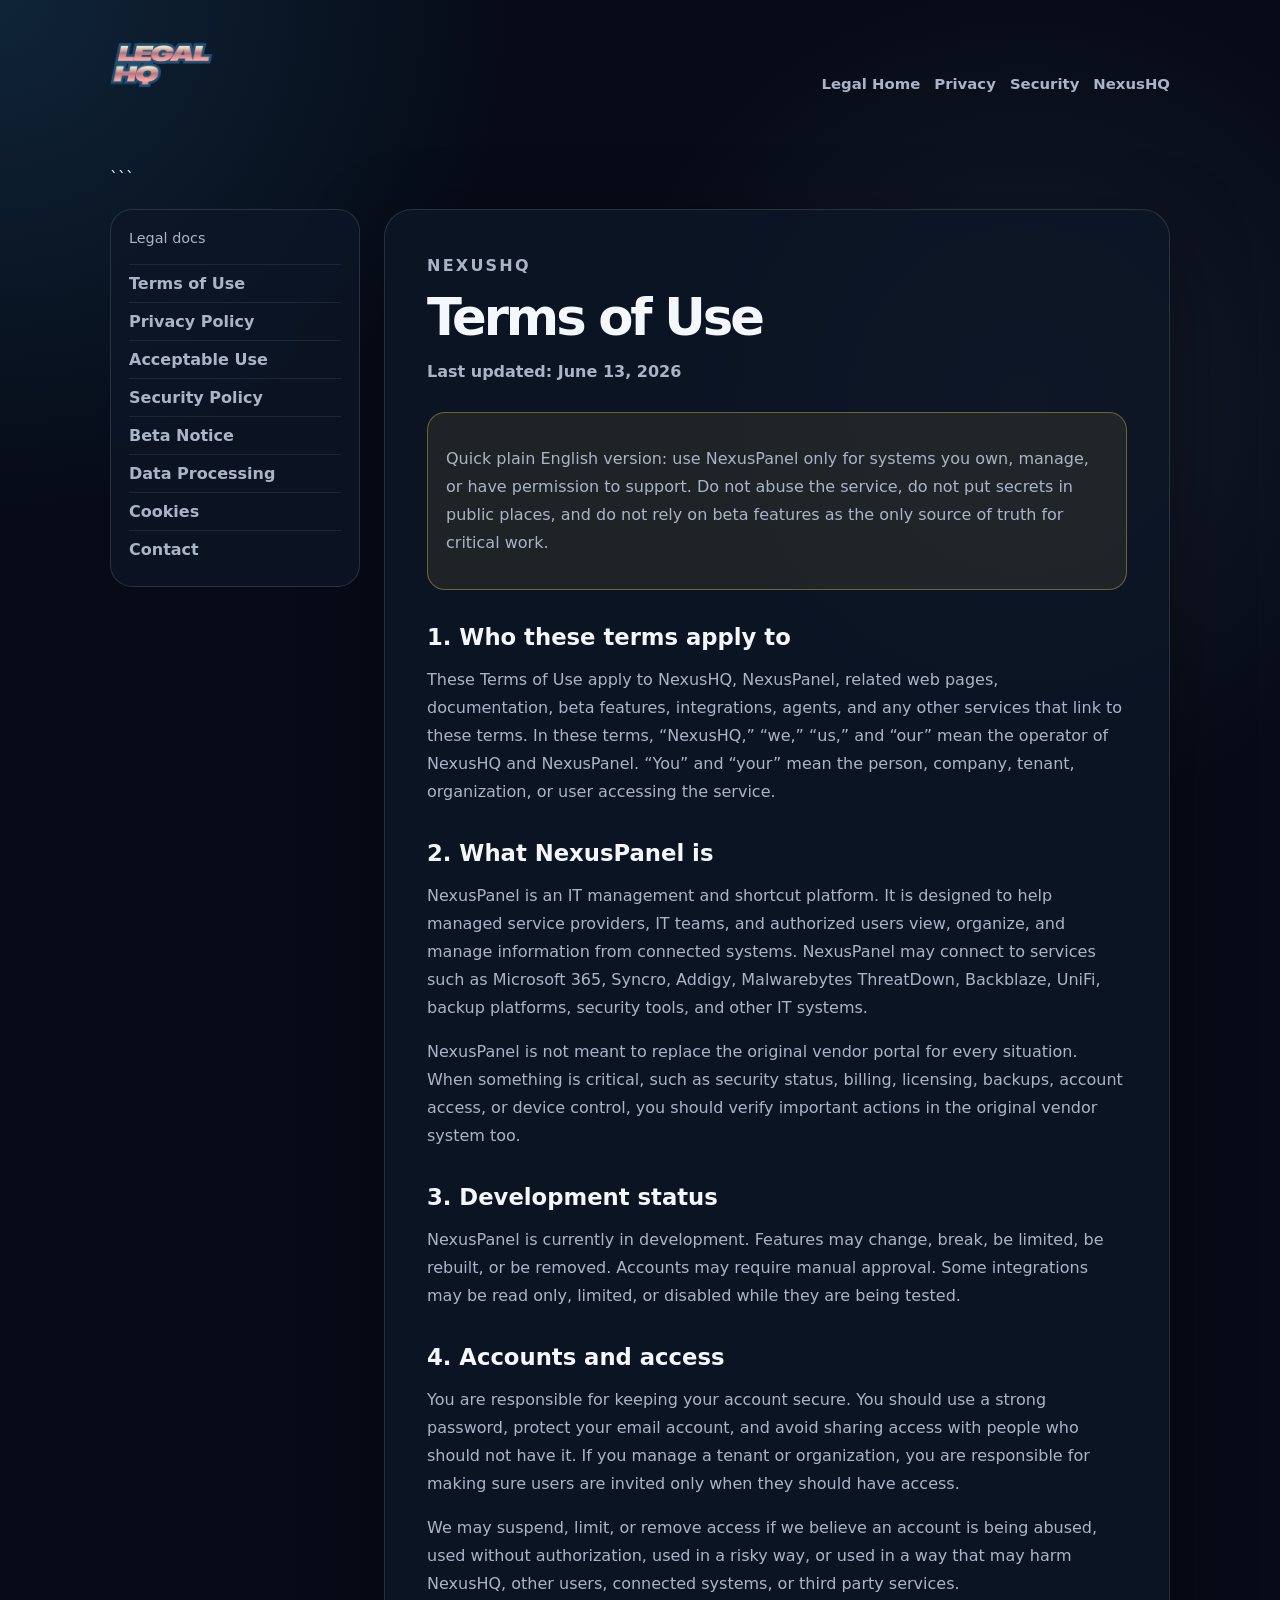
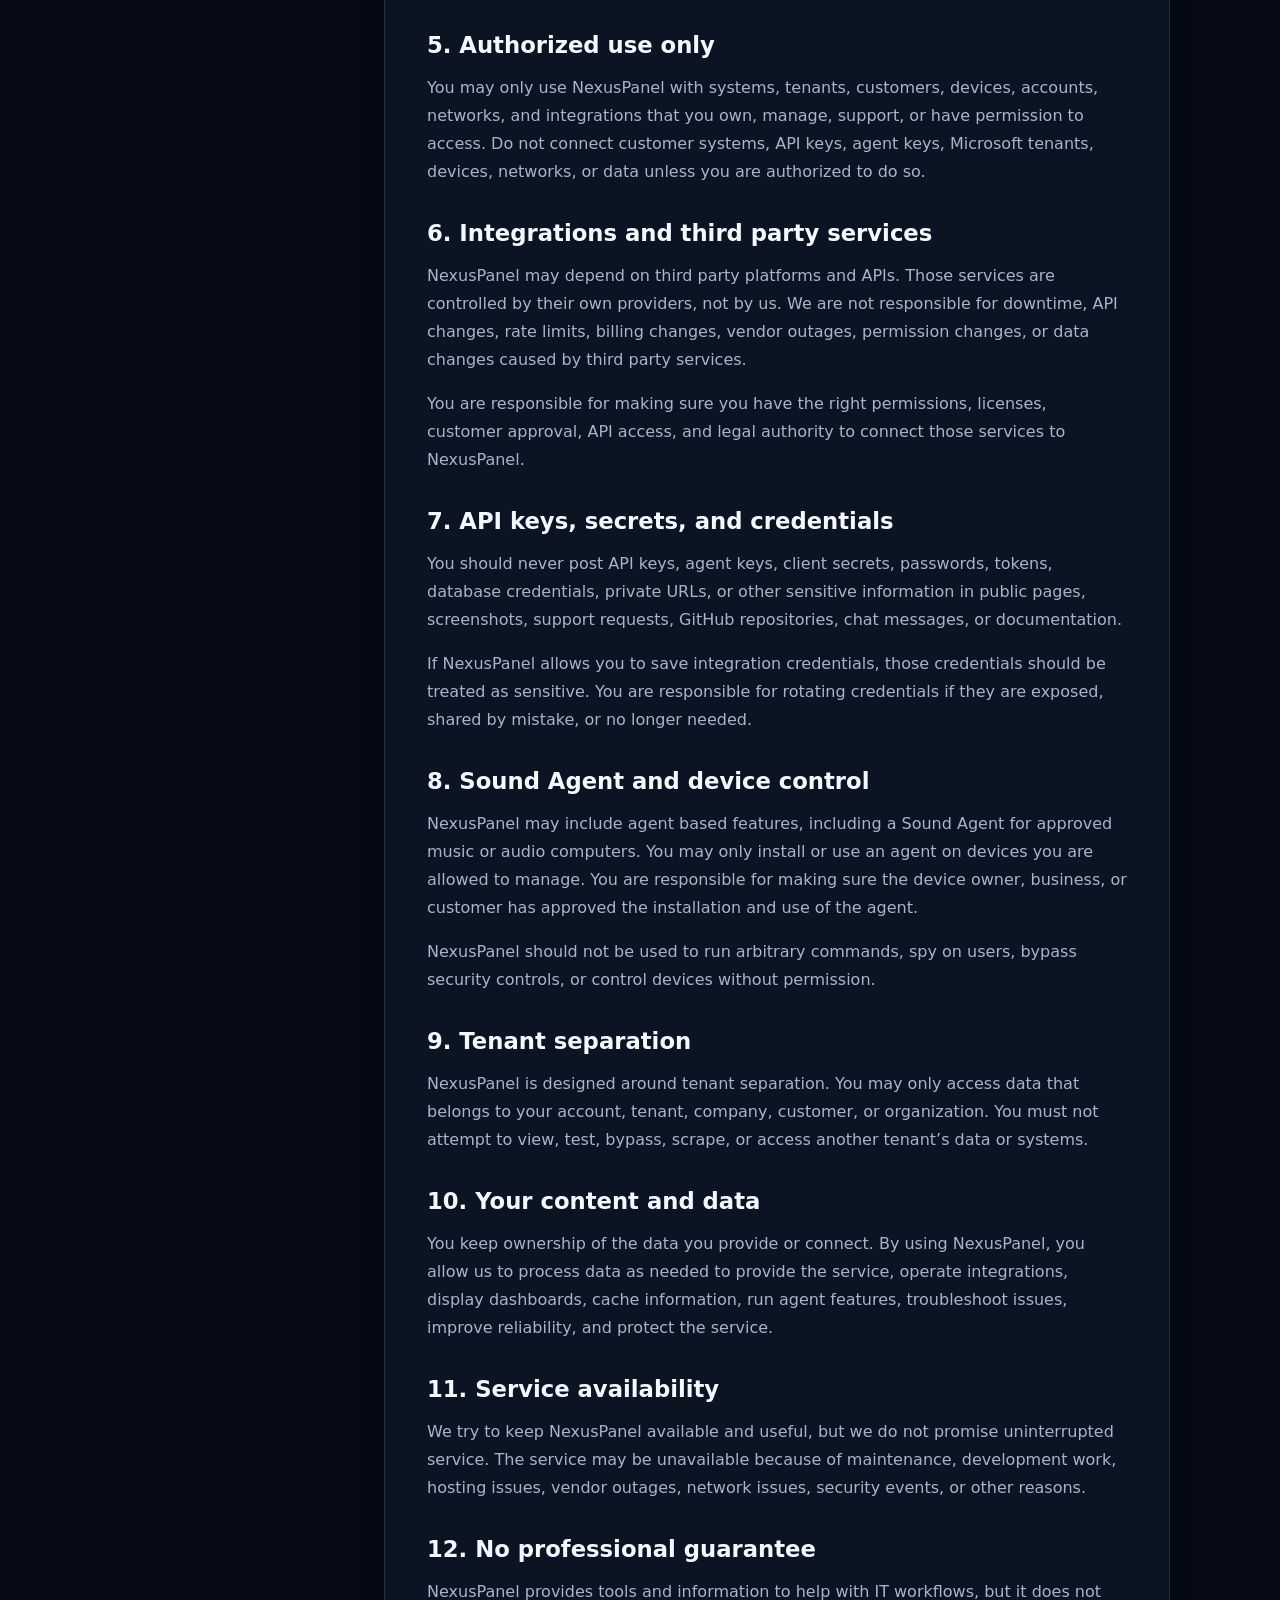
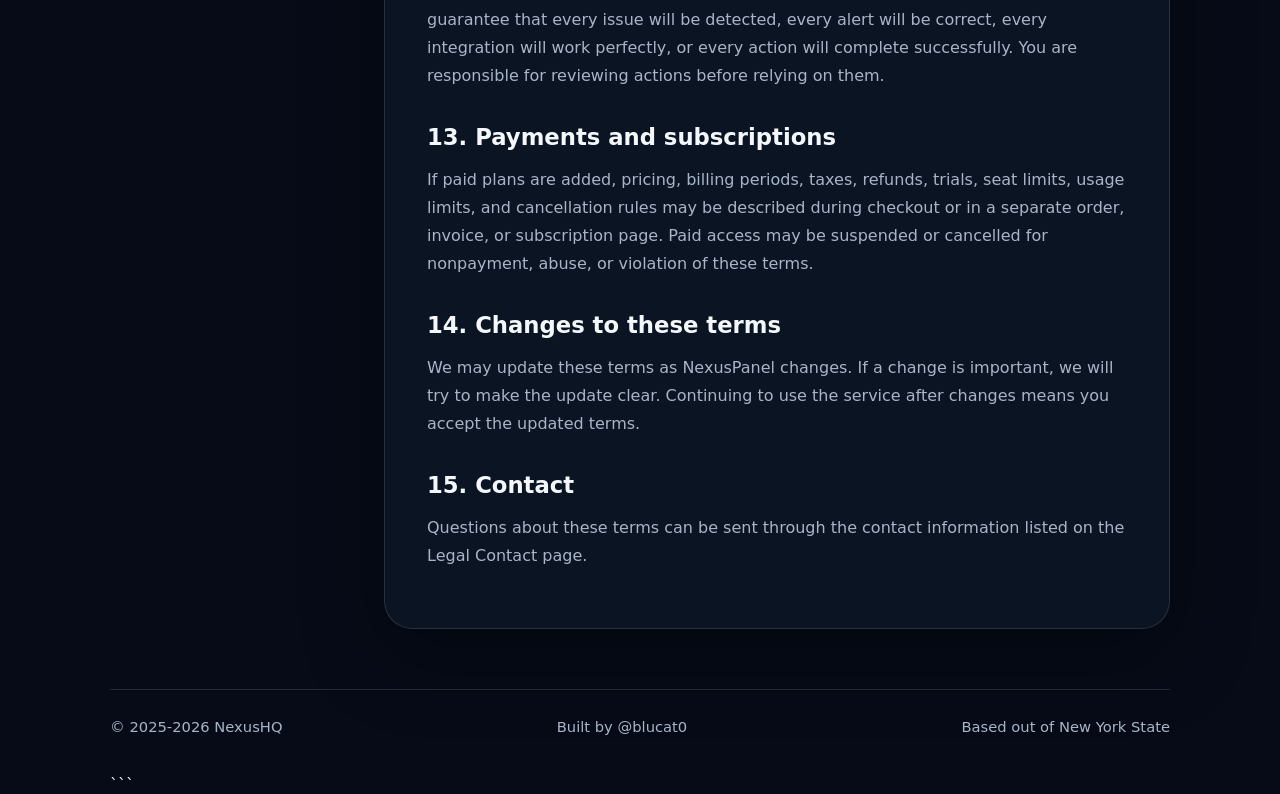
<file: terms.html>
<!DOCTYPE html>

<html lang="en">
<head>
  <meta charset="UTF-8">
  <meta name="viewport" content="width=device-width, initial-scale=1.0">
  <title>Terms of Use | NexusHQ Legal</title>
  <link rel="stylesheet" href="assets/legal.css">
</head>
<body>
  <div class="wrap">
    <header class="site-header">
      <a class="logo-link" href="index.html" aria-label="NexusHQ Legal home">
        <img src="assets/legalhq.png" alt="NexusHQ Legal logo">
      </a>
      <nav class="nav">
        <a href="index.html">Legal Home</a>
        <a href="privacy.html">Privacy</a>
        <a href="security.html">Security</a>
        <a href="https://nexushq.org">NexusHQ</a>
      </nav>
    </header>

```
<main class="legal-layout">
  <aside class="legal-sidebar">
    <p>Legal docs</p>
    <a href="terms.html">Terms of Use</a>
    <a href="privacy.html">Privacy Policy</a>
    <a href="acceptable-use.html">Acceptable Use</a>
    <a href="security.html">Security Policy</a>
    <a href="beta-notice.html">Beta Notice</a>
    <a href="data-processing.html">Data Processing</a>
    <a href="cookies.html">Cookies</a>
    <a href="contact.html">Contact</a>
  </aside>

  <article class="legal-doc">
    <p class="eyebrow">NexusHQ</p>
    <h1>Terms of Use</h1>
    <p class="updated">Last updated: June 13, 2026</p>

    <div class="callout warning">
      <p>
        Quick plain English version: use NexusPanel only for systems you own, manage, or have permission to support. Do not abuse the service, do not put secrets in public places, and do not rely on beta features as the only source of truth for critical work.
      </p>
    </div>

    <h2>1. Who these terms apply to</h2>
    <p>
      These Terms of Use apply to NexusHQ, NexusPanel, related web pages, documentation, beta features, integrations, agents, and any other services that link to these terms. In these terms, “NexusHQ,” “we,” “us,” and “our” mean the operator of NexusHQ and NexusPanel. “You” and “your” mean the person, company, tenant, organization, or user accessing the service.
    </p>

    <h2>2. What NexusPanel is</h2>
    <p>
      NexusPanel is an IT management and shortcut platform. It is designed to help managed service providers, IT teams, and authorized users view, organize, and manage information from connected systems. NexusPanel may connect to services such as Microsoft 365, Syncro, Addigy, Malwarebytes ThreatDown, Backblaze, UniFi, backup platforms, security tools, and other IT systems.
    </p>
    <p>
      NexusPanel is not meant to replace the original vendor portal for every situation. When something is critical, such as security status, billing, licensing, backups, account access, or device control, you should verify important actions in the original vendor system too.
    </p>

    <h2>3. Development status</h2>
    <p>
      NexusPanel is currently in development. Features may change, break, be limited, be rebuilt, or be removed. Accounts may require manual approval. Some integrations may be read only, limited, or disabled while they are being tested.
    </p>

    <h2>4. Accounts and access</h2>
    <p>
      You are responsible for keeping your account secure. You should use a strong password, protect your email account, and avoid sharing access with people who should not have it. If you manage a tenant or organization, you are responsible for making sure users are invited only when they should have access.
    </p>
    <p>
      We may suspend, limit, or remove access if we believe an account is being abused, used without authorization, used in a risky way, or used in a way that may harm NexusHQ, other users, connected systems, or third party services.
    </p>

    <h2>5. Authorized use only</h2>
    <p>
      You may only use NexusPanel with systems, tenants, customers, devices, accounts, networks, and integrations that you own, manage, support, or have permission to access. Do not connect customer systems, API keys, agent keys, Microsoft tenants, devices, networks, or data unless you are authorized to do so.
    </p>

    <h2>6. Integrations and third party services</h2>
    <p>
      NexusPanel may depend on third party platforms and APIs. Those services are controlled by their own providers, not by us. We are not responsible for downtime, API changes, rate limits, billing changes, vendor outages, permission changes, or data changes caused by third party services.
    </p>
    <p>
      You are responsible for making sure you have the right permissions, licenses, customer approval, API access, and legal authority to connect those services to NexusPanel.
    </p>

    <h2>7. API keys, secrets, and credentials</h2>
    <p>
      You should never post API keys, agent keys, client secrets, passwords, tokens, database credentials, private URLs, or other sensitive information in public pages, screenshots, support requests, GitHub repositories, chat messages, or documentation.
    </p>
    <p>
      If NexusPanel allows you to save integration credentials, those credentials should be treated as sensitive. You are responsible for rotating credentials if they are exposed, shared by mistake, or no longer needed.
    </p>

    <h2>8. Sound Agent and device control</h2>
    <p>
      NexusPanel may include agent based features, including a Sound Agent for approved music or audio computers. You may only install or use an agent on devices you are allowed to manage. You are responsible for making sure the device owner, business, or customer has approved the installation and use of the agent.
    </p>
    <p>
      NexusPanel should not be used to run arbitrary commands, spy on users, bypass security controls, or control devices without permission.
    </p>

    <h2>9. Tenant separation</h2>
    <p>
      NexusPanel is designed around tenant separation. You may only access data that belongs to your account, tenant, company, customer, or organization. You must not attempt to view, test, bypass, scrape, or access another tenant’s data or systems.
    </p>

    <h2>10. Your content and data</h2>
    <p>
      You keep ownership of the data you provide or connect. By using NexusPanel, you allow us to process data as needed to provide the service, operate integrations, display dashboards, cache information, run agent features, troubleshoot issues, improve reliability, and protect the service.
    </p>

    <h2>11. Service availability</h2>
    <p>
      We try to keep NexusPanel available and useful, but we do not promise uninterrupted service. The service may be unavailable because of maintenance, development work, hosting issues, vendor outages, network issues, security events, or other reasons.
    </p>

    <h2>12. No professional guarantee</h2>
    <p>
      NexusPanel provides tools and information to help with IT workflows, but it does not guarantee that every issue will be detected, every alert will be correct, every integration will work perfectly, or every action will complete successfully. You are responsible for reviewing actions before relying on them.
    </p>

    <h2>13. Payments and subscriptions</h2>
    <p>
      If paid plans are added, pricing, billing periods, taxes, refunds, trials, seat limits, usage limits, and cancellation rules may be described during checkout or in a separate order, invoice, or subscription page. Paid access may be suspended or cancelled for nonpayment, abuse, or violation of these terms.
    </p>

    <h2>14. Changes to these terms</h2>
    <p>
      We may update these terms as NexusPanel changes. If a change is important, we will try to make the update clear. Continuing to use the service after changes means you accept the updated terms.
    </p>

    <h2>15. Contact</h2>
    <p>
      Questions about these terms can be sent through the contact information listed on the Legal Contact page.
    </p>
  </article>
</main>

<footer class="site-footer">
  <span>&copy; 2025-2026 NexusHQ</span>
  <span>Built by @blucat0</span>
  <span>Based out of New York State</span>
</footer>
```

  </div>
</body>
</html>
</file>
<file: assets/legal.css>
:root {
--bg: #060b17;
--panel: #0d1627;
--panel-2: #111d31;
--text: #f4f7fb;
--muted: #a9b5c7;
--line: rgba(255, 255, 255, 0.12);
--blue: #80c7ee;
--blue-2: #2f7fab;
--yellow: #ffd84d;
--danger: #ff7676;
}

* {
  box-sizing: border-box;
  }

html {
scroll-behavior: smooth;
}

body {
margin: 0;
min-height: 100vh;
font-family: Inter, ui-sans-serif, system-ui, -apple-system, BlinkMacSystemFont, "Segoe UI", sans-serif;
background:
radial-gradient(circle at top left, rgba(47, 127, 171, 0.22), transparent 32rem),
radial-gradient(circle at 80% 10%, rgba(120, 135, 160, 0.14), transparent 26rem),
var(--bg);
color: var(--text);
}

a {
color: inherit;
}

.wrap {
width: min(1060px, calc(100% - 34px));
margin: 0 auto;
}

.site-header {
padding: 28px 0;
display: flex;
justify-content: space-between;
align-items: center;
gap: 18px;
}

.logo-link {
display: inline-flex;
align-items: center;
}

.logo-link img {
width: 112px;
height: 112px;
object-fit: contain;
}

.nav {
display: flex;
gap: 14px;
align-items: center;
flex-wrap: wrap;
justify-content: flex-end;
}

.nav a {
color: var(--muted);
text-decoration: none;
font-weight: 800;
font-size: 0.93rem;
}

.nav a:hover {
color: var(--text);
}

.hero {
padding: 42px 0 26px;
}

.eyebrow {
margin: 0 0 12px;
color: var(--blue);
text-transform: uppercase;
letter-spacing: 0.14em;
font-size: 0.78rem;
font-weight: 900;
}

h1 {
max-width: 900px;
margin: 0 0 18px;
font-size: clamp(2.35rem, 6vw, 5rem);
line-height: 0.98;
letter-spacing: -0.06em;
}

.hero p {
max-width: 780px;
color: var(--muted);
font-size: 1.12rem;
line-height: 1.7;
}

.cards {
display: grid;
grid-template-columns: repeat(2, minmax(0, 1fr));
gap: 18px;
padding: 24px 0 60px;
}

.card {
border: 1px solid var(--line);
background: linear-gradient(180deg, rgba(17, 29, 49, 0.94), rgba(13, 22, 39, 0.88));
border-radius: 24px;
padding: 24px;
box-shadow: 0 24px 80px rgba(0, 0, 0, 0.35);
transition: transform 0.18s ease, border-color 0.18s ease;
text-decoration: none;
}

.card:hover {
transform: translateY(-2px);
border-color: rgba(128, 199, 238, 0.32);
}

.card h2 {
margin: 0 0 10px;
font-size: 1.35rem;
}

.card p {
margin: 0 0 18px;
color: var(--muted);
line-height: 1.65;
}

.card span {
color: var(--blue);
font-weight: 900;
}

.notice {
border: 1px solid rgba(255, 216, 77, 0.35);
background: rgba(255, 216, 77, 0.08);
border-radius: 20px;
padding: 20px;
margin: 12px 0 56px;
color: var(--muted);
line-height: 1.7;
}

.legal-layout {
display: grid;
grid-template-columns: 250px minmax(0, 1fr);
gap: 24px;
align-items: start;
padding: 22px 0 60px;
}

.legal-sidebar {
position: sticky;
top: 18px;
border: 1px solid var(--line);
background: rgba(13, 22, 39, 0.78);
border-radius: 22px;
padding: 18px;
}

.legal-sidebar p {
margin: 0 0 14px;
color: var(--muted);
font-size: 0.9rem;
line-height: 1.5;
}

.legal-sidebar a {
display: block;
padding: 9px 0;
color: var(--muted);
text-decoration: none;
font-weight: 800;
border-top: 1px solid rgba(255, 255, 255, 0.08);
}

.legal-sidebar a:hover {
color: var(--text);
}

.legal-doc {
border: 1px solid var(--line);
background: rgba(13, 22, 39, 0.82);
border-radius: 28px;
padding: clamp(22px, 4vw, 42px);
box-shadow: 0 24px 80px rgba(0, 0, 0, 0.35);
}

.legal-doc h1 {
font-size: clamp(2rem, 4vw, 3.6rem);
margin-bottom: 12px;
}

.legal-doc h2 {
margin: 34px 0 10px;
font-size: 1.42rem;
}

.legal-doc h3 {
margin: 24px 0 8px;
font-size: 1.08rem;
}

.legal-doc p,
.legal-doc li {
color: var(--muted);
line-height: 1.75;
font-size: 1rem;
}

.legal-doc ul {
padding-left: 22px;
}

.legal-doc strong {
color: var(--text);
}

.updated {
color: var(--blue);
font-weight: 900;
margin-bottom: 26px;
}

.callout {
border: 1px solid rgba(128, 199, 238, 0.28);
background: rgba(128, 199, 238, 0.08);
border-radius: 18px;
padding: 16px 18px;
margin: 22px 0;
}

.warning {
border-color: rgba(255, 216, 77, 0.35);
background: rgba(255, 216, 77, 0.08);
}

.site-footer {
border-top: 1px solid var(--line);
padding: 28px 0 40px;
color: var(--muted);
display: flex;
justify-content: space-between;
gap: 18px;
flex-wrap: wrap;
font-size: 0.92rem;
}

@media (max-width: 880px) {
.site-header {
align-items: flex-start;
flex-direction: column;
}

.nav {
justify-content: flex-start;
}

.cards {
grid-template-columns: 1fr;
}

.legal-layout {
grid-template-columns: 1fr;
}

.legal-sidebar {
position: static;
}
}
</file>
